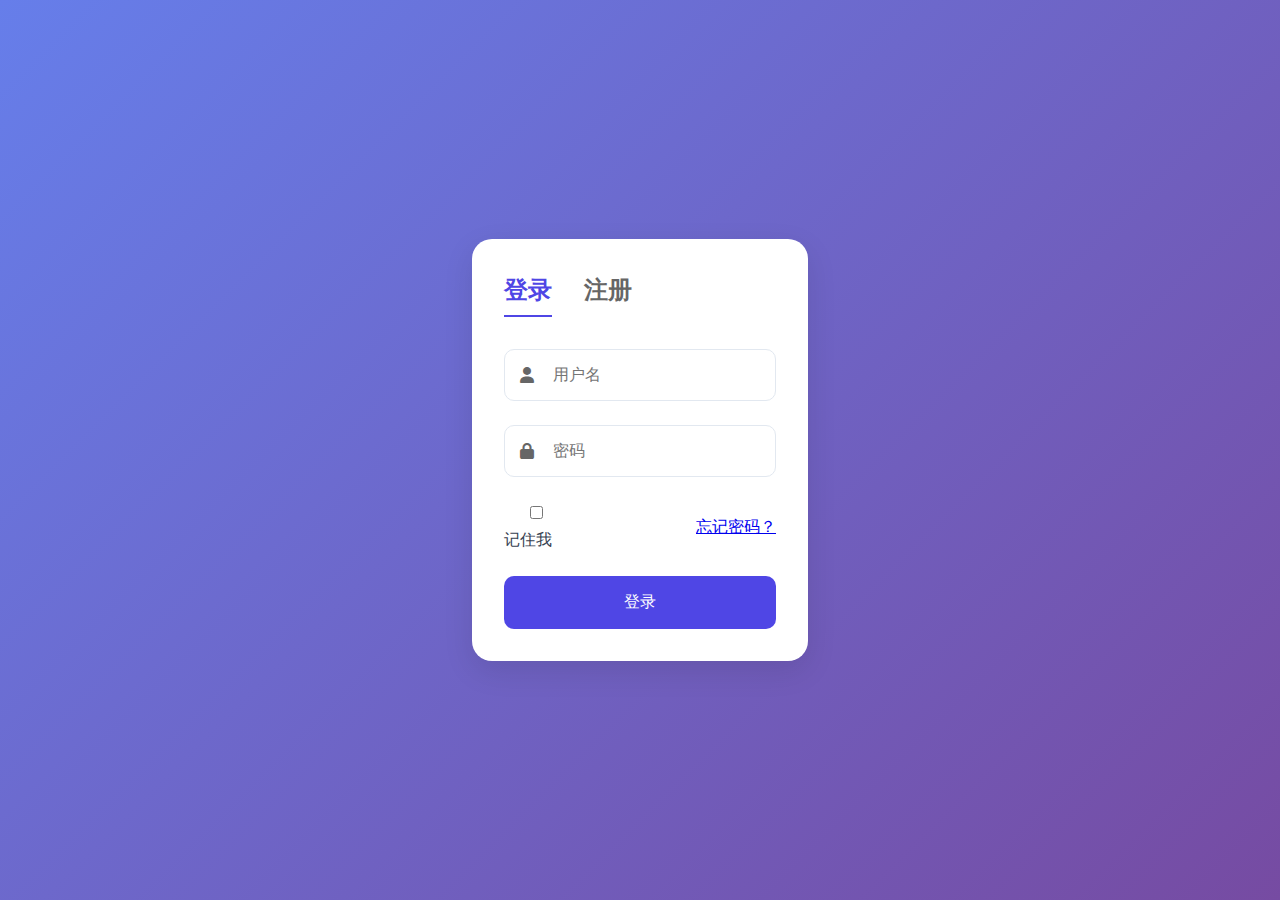
<file: index.html>
<!DOCTYPE html>
<html lang="zh">

<head>
  <meta charset="UTF-8">
  <meta name="viewport" content="width=device-width, initial-scale=1.0">
  <title>小堇的个人网站 - 全栈开发学习者</title>
  <link rel="stylesheet" href="css/style.css">
  <link rel="stylesheet" href="css/index.css">
  <link rel="stylesheet" href="css/game.css">
  <link rel="stylesheet" href="https://cdnjs.cloudflare.com/ajax/libs/font-awesome/6.0.0/css/all.min.css">
  <link href="https://fonts.googleapis.com/css2?family=Poppins:wght@300;400;500;600;700&display=swap" rel="stylesheet">
  <link href="https://unpkg.com/aos@2.3.1/dist/aos.css" rel="stylesheet">
  <script src="https://unpkg.com/aos@2.3.1/dist/aos.js"></script>
</head>

<body>
  <nav class="navbar">
    <div class="nav-left">
      <button class="nav-toggle" aria-label="切换菜单">
        <i class="fas fa-bars"></i>
      </button>
      <div class="nav-brand">小堇的个人网站</div>
    </div>
    <ul class="nav-menu">
      <li><a href="index.html" class="active">首页</a></li>
      <li><a href="about.html">关于我</a></li>
      <li><a href="skills.html">技能</a></li>
      <li><a href="projects.html">项目</a></li>
      <li><a href="blog.html">博客</a></li>
      <li><a href="ai-chat.html">聪明的小堇</a></li>
      <li><a href="contact.html">联系我</a></li>
    </ul>
  </nav>

  <header class="hero-section">
    <div class="hero-content">
      <div class="hero-text" data-aos="fade-right">
        <h1>你好，我是小堇</h1>
        <p class="subtitle">大二在读 · 全栈开发学习者 · 技术探索者</p>
        <p class="description">
          正在计算机科学与技术专业学习，热爱编程，专注于Web全栈开发。
          致力于将创意转化为现实的代码实现。
        </p>
        <div class="hero-buttons">
          <a href="#about" class="primary-btn">了解更多</a>
          <a href="projects.html" class="secondary-btn">查看项目</a>
        </div>
      </div>
      <div class="hero-image" data-aos="fade-left">
        <img src="images/profile.jpg" alt="个人照片">
      </div>
    </div>
  </header>

  <section id="about" class="about-section">
    <div class="container">
      <h2 class="section-title" data-aos="fade-up">关于我</h2>
      <div class="about-content">
        <div class="about-text" data-aos="fade-right">
          <p>我是一名大二在校生，主修计算机科学与技术。在校期间，我积极参与各类技术学习和项目实践，努力提升��己的专业能力。</p>
          <ul class="about-points">
            <li><i class="fas fa-graduation-cap"></i> 就读于XX大学计算机科学与技术专业</li>
            <li><i class="fas fa-code"></i> 自学前端开发一年，后端开发半年</li>
            <li><i class="fas fa-trophy"></i> 参与过校级科技创新项目</li>
            <li><i class="fas fa-users"></i> 校内程序设计协会成员</li>
          </ul>
        </div>
        <div class="about-stats" data-aos="fade-left">
          <div class="stat-item">
            <span class="stat-number">5+</span>
            <span class="stat-label">个人项目</span>
          </div>
          <div class="stat-item">
            <span class="stat-number">3+</span>
            <span class="stat-label">技术领域</span>
          </div>
          <div class="stat-item">
            <span class="stat-number">500+</span>
            <span class="stat-label">学习时长</span>
          </div>
        </div>
      </div>
    </div>
  </section>

  <section class="skills-section">
    <div class="container">
      <h2 class="section-title" data-aos="fade-up">技术栈</h2>
      <div class="skills-content">
        <div class="skill-category" data-aos="fade-up">
          <h3><i class="fas fa-laptop-code"></i> 前端开发</h3>
          <div class="skill-items">
            <div class="skill-item">
              <span>HTML5/CSS3</span>
              <div class="progress-bar">
                <div class="progress" style="width: 85%"></div>
              </div>
            </div>
            <div class="skill-item">
              <span>JavaScript</span>
              <div class="progress-bar">
                <div class="progress" style="width: 80%"></div>
              </div>
            </div>
            <div class="skill-item">
              <span>Vue.js</span>
              <div class="progress-bar">
                <div class="progress" style="width: 75%"></div>
              </div>
            </div>
          </div>
        </div>

        <div class="skill-category" data-aos="fade-up" data-aos-delay="100">
          <h3><i class="fas fa-server"></i> 后端开发</h3>
          <div class="skill-items">
            <div class="skill-item">
              <span>Node.js</span>
              <div class="progress-bar">
                <div class="progress" style="width: 70%"></div>
              </div>
            </div>
            <div class="skill-item">
              <span>Express</span>
              <div class="progress-bar">
                <div class="progress" style="width: 65%"></div>
              </div>
            </div>
            <div class="skill-item">
              <span>MySQL</span>
              <div class="progress-bar">
                <div class="progress" style="width: 60%"></div>
              </div>
            </div>
          </div>
        </div>
      </div>
    </div>
  </section>

  <section class="journey-section">
    <div class="container">
      <h2 class="section-title" data-aos="fade-up">学习历程</h2>
      <div class="timeline">
        <div class="timeline-item" data-aos="fade-right">
          <div class="timeline-content">
            <h3>2023年9月</h3>
            <p>开始系统学习后端开发，接触Node.js和数据库</p>
          </div>
        </div>
        <div class="timeline-item" data-aos="fade-left">
          <div class="timeline-content">
            <h3>2023年3月</h3>
            <p>完成第一个完整的前端项目，掌握Vue.js框架</p>
          </div>
        </div>
        <div class="timeline-item" data-aos="fade-right">
          <div class="timeline-content">
            <h3>2022年9月</h3>
            <p>开始自学Web前端开发，学习HTML、CSS和JavaScript基础</p>
          </div>
        </div>
      </div>
    </div>
  </section>

  <section class="goals-section">
    <div class="container">
      <h2 class="section-title" data-aos="fade-up">未来目标</h2>
      <div class="goals-grid">
        <div class="goal-item" data-aos="fade-up">
          <i class="fas fa-rocket"></i>
          <h3>技术提升</h3>
          <p>深入学习前端框架和后端架构，掌握更多全栈开发技能</p>
        </div>
        <div class="goal-item" data-aos="fade-up" data-aos-delay="100">
          <i class="fas fa-project-diagram"></i>
          <h3>项目经验</h3>
          <p>参与更多实际项目，积累项目开发和团队协作经验</p>
        </div>
        <div class="goal-item" data-aos="fade-up" data-aos-delay="200">
          <i class="fas fa-graduation-cap"></i>
          <h3>继续深造</h3>
          <p>保持学习热情，为未来深造和职业发展打好基础</p>
        </div>
      </div>
    </div>
  </section>

  <footer class="footer">
    <div class="container">
      <div class="footer-content">
        <div class="footer-section">
          <h3>关于小堇</h3>
          <p>一个热爱技术、追求创新的全栈开发者。致力于创造优秀的用户体验和解决方案。</p>
          <div class="footer-social">
            <a href="#" class="social-icon"><i class="fab fa-github"></i></a>
            <a href="#" class="social-icon"><i class="fab fa-linkedin"></i></a>
            <a href="#" class="social-icon"><i class="fab fa-twitter"></i></a>
            <a href="#" class="social-icon"><i class="fab fa-weixin"></i></a>
          </div>
        </div>
        <div class="footer-section">
          <h3>快速链接</h3>
          <ul class="footer-links">
            <li><a href="#home">首页</a></li>
            <li><a href="#about">关于我</a></li>
            <li><a href="#skills">技能</a></li>
            <li><a href="#projects">项目</a></li>
            <li><a href="#blog">博客</a></li>
          </ul>
        </div>
        <div class="footer-section">
          <h3>联系方式</h3>
          <ul class="footer-contact">
            <li><i class="fas fa-envelope"></i> email@example.com</li>
            <li><i class="fas fa-phone"></i> +86 123 4567 8900</li>
            <li><i class="fas fa-map-marker-alt"></i> 中国，北京</li>
          </ul>
        </div>
      </div>
      <div class="footer-bottom">
        <p>&copy; 2024 小堇的个人网站. All rights reserved.</p>
      </div>
    </div>
  </footer>

  <button id="backToTop" class="back-to-top">
    <i class="fas fa-arrow-up"></i>
  </button>

  <script src="js/main.js"></script>
</body>

</html>
</file>
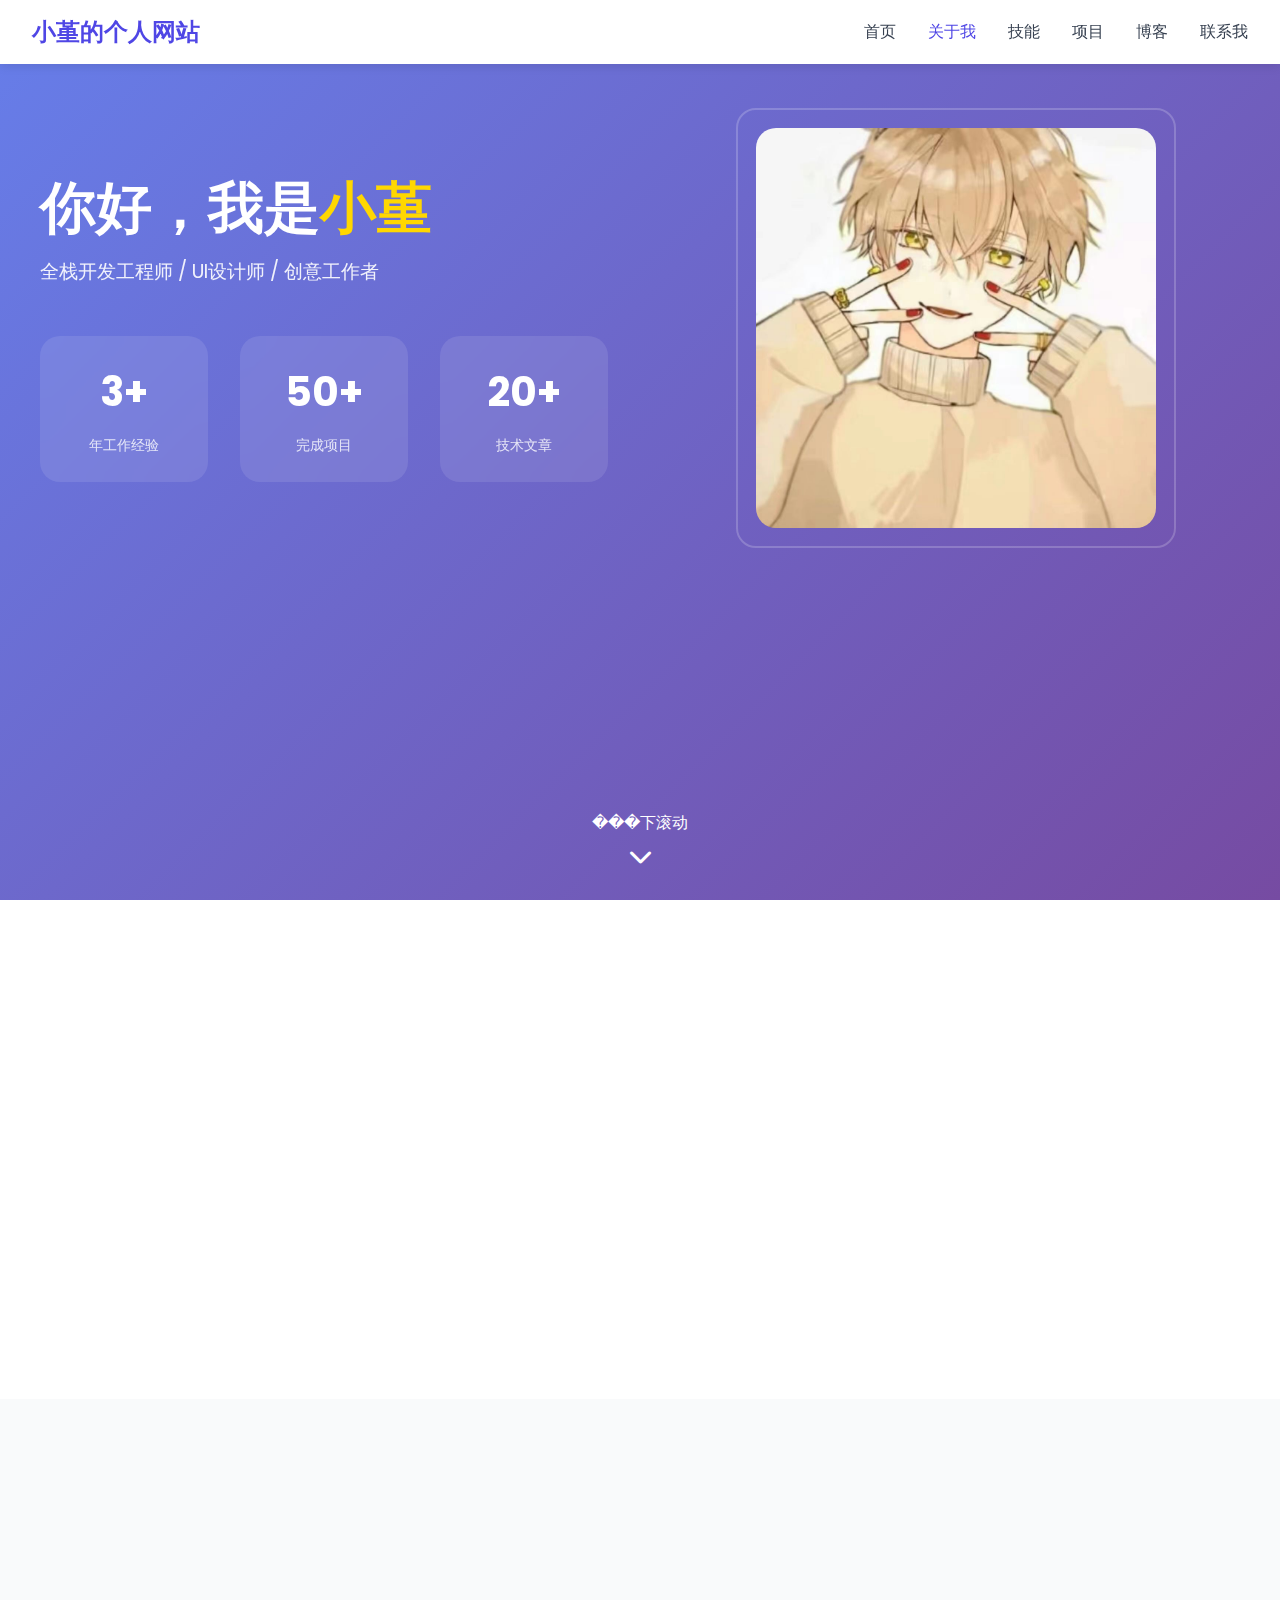
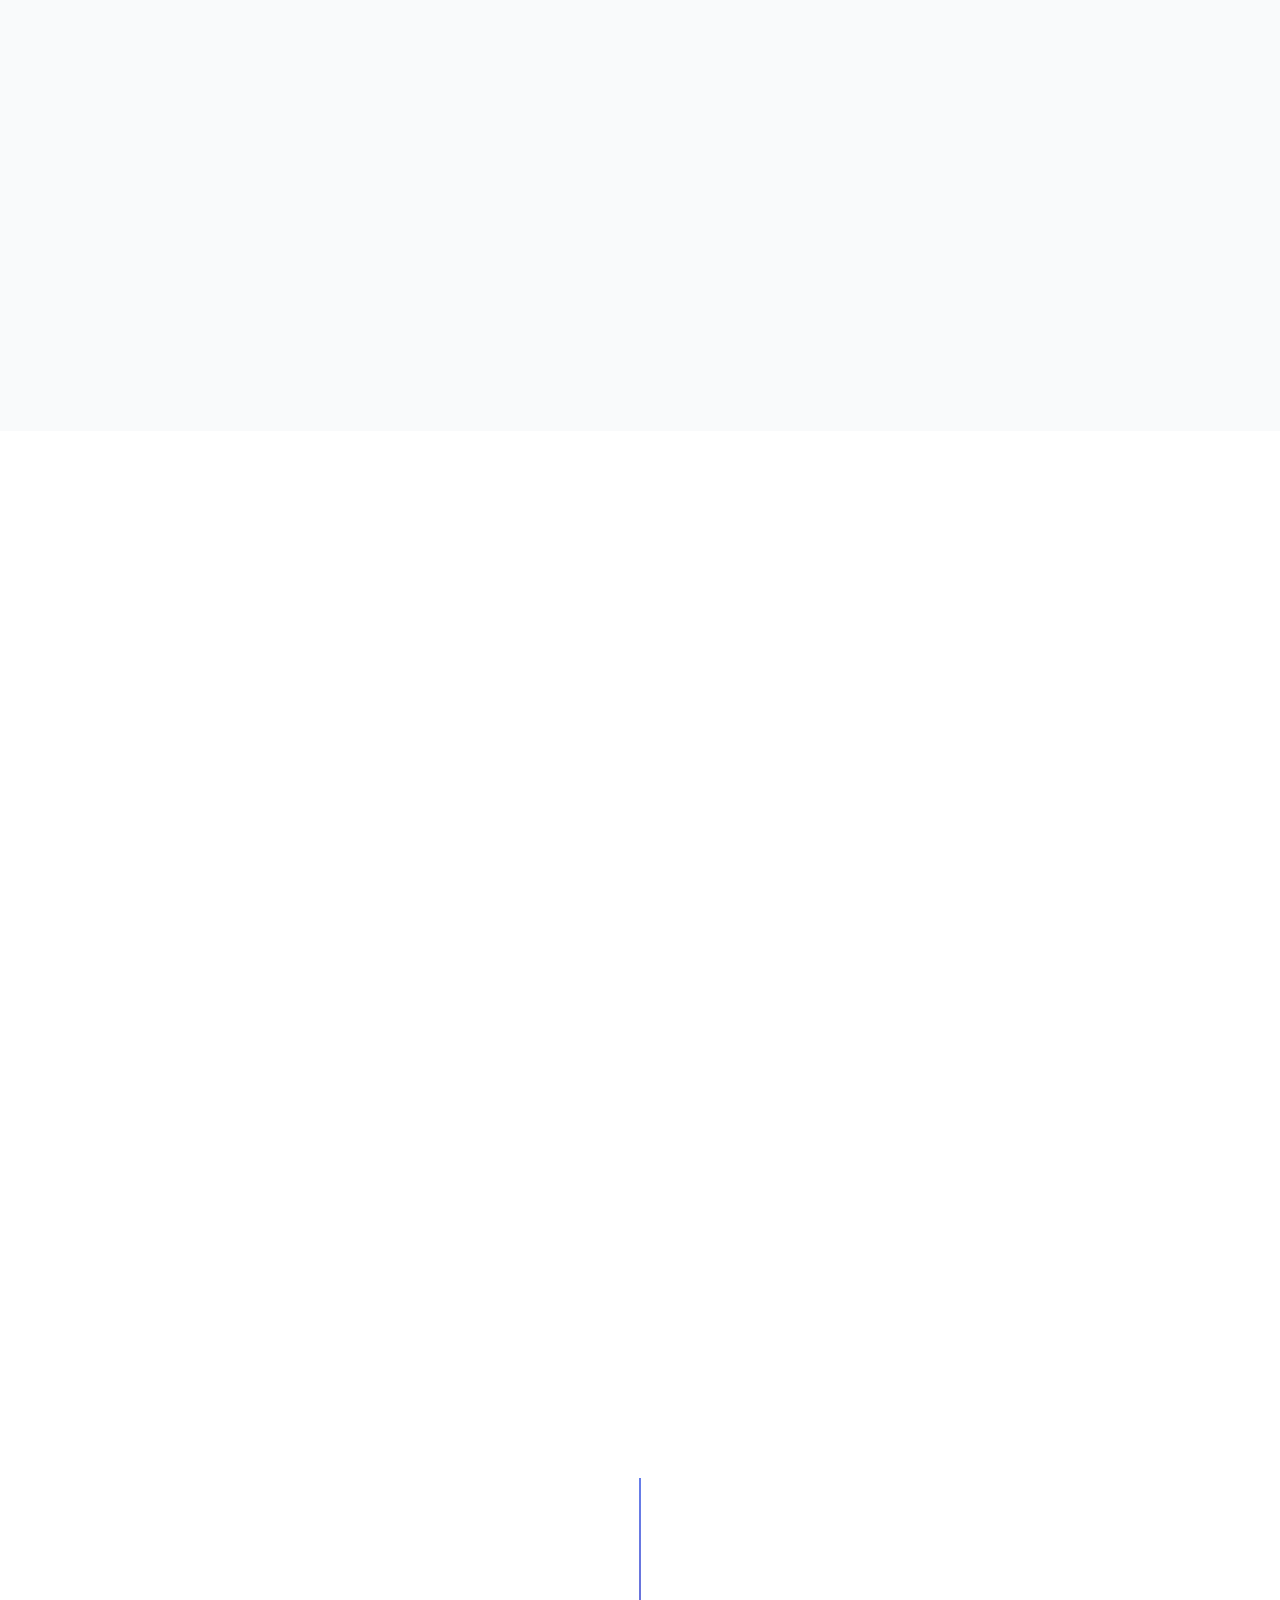
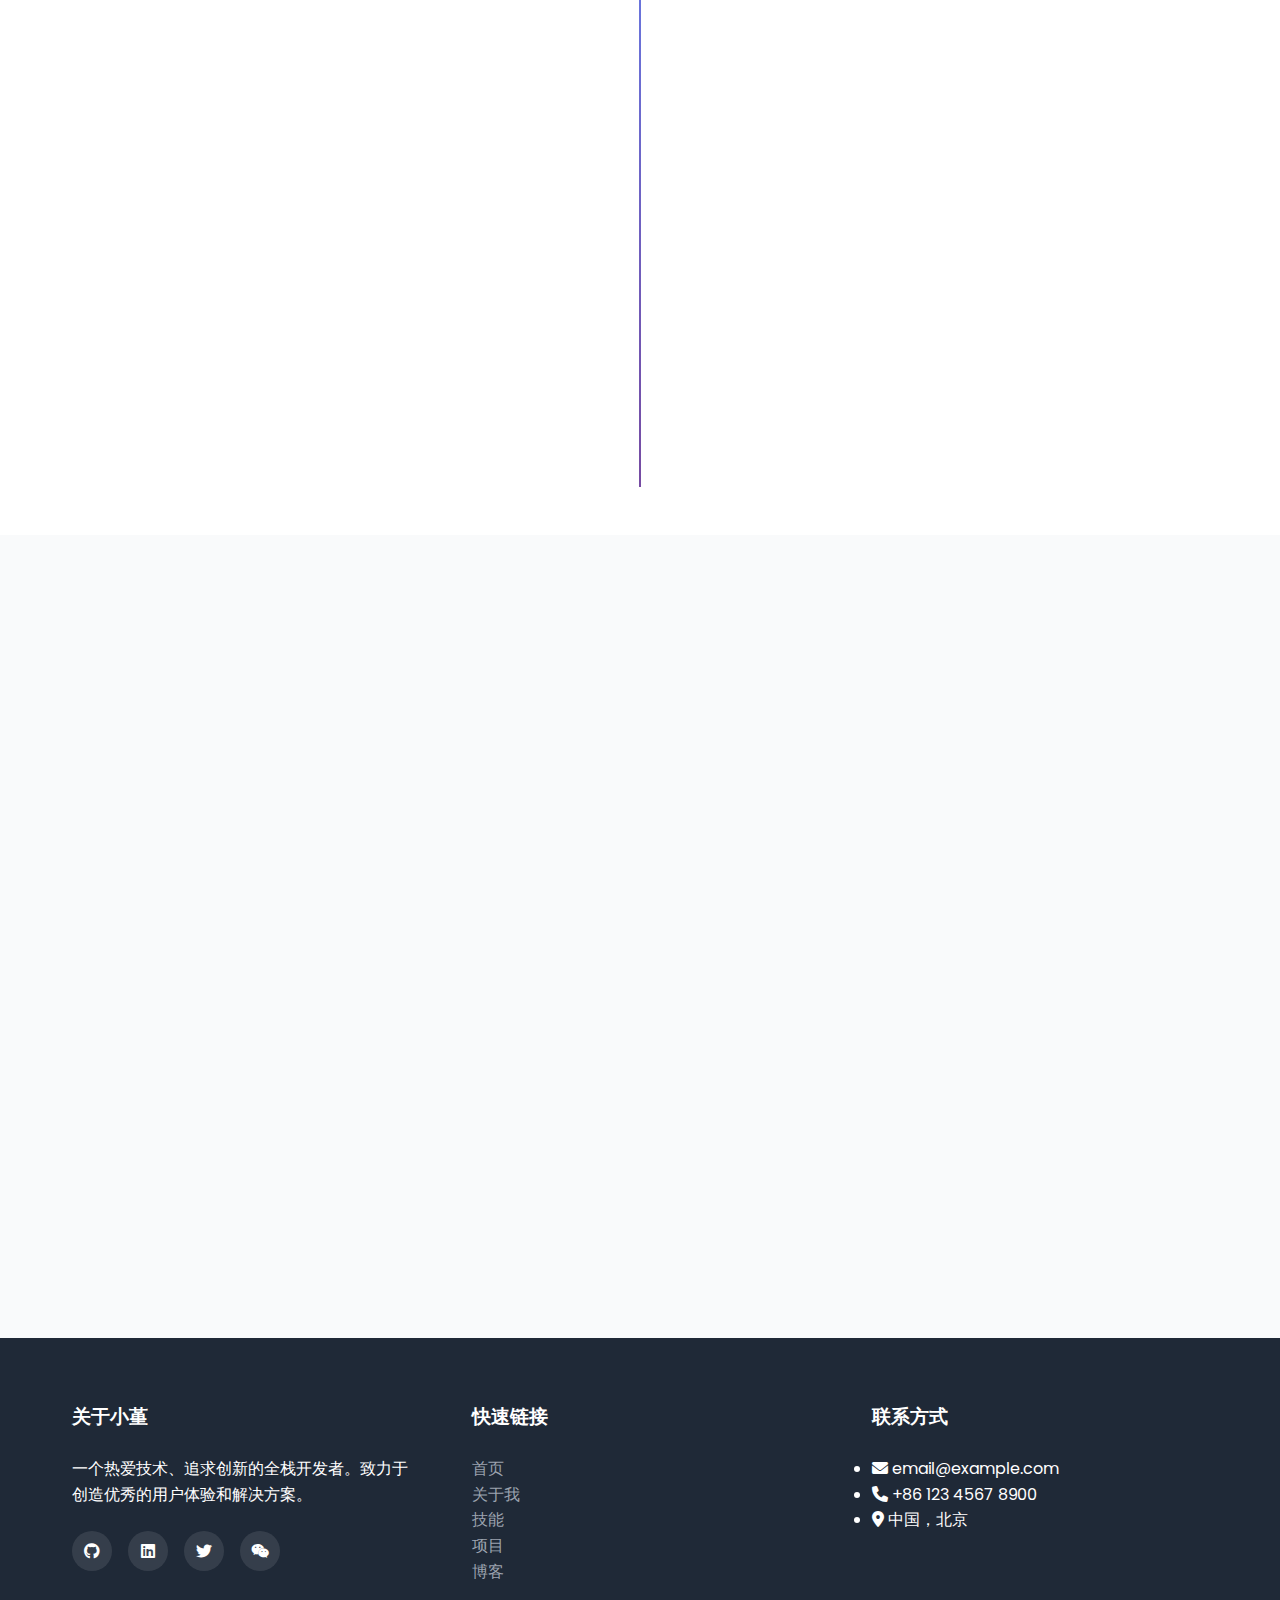
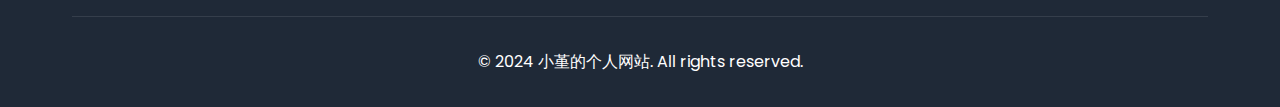
<file: about.html>
<!DOCTYPE html>
<html lang="zh">

<head>
  <meta charset="UTF-8">
  <meta name="viewport" content="width=device-width, initial-scale=1.0">
  <title>关于我 - 小堇的个人网站</title>
  <link rel="stylesheet" href="css/style.css">
  <link rel="stylesheet" href="css/about.css">
  <link rel="stylesheet" href="https://cdnjs.cloudflare.com/ajax/libs/font-awesome/6.0.0/css/all.min.css">
  <link href="https://fonts.googleapis.com/css2?family=Poppins:wght@300;400;500;600;700&display=swap" rel="stylesheet">
  <link href="https://unpkg.com/aos@2.3.1/dist/aos.css" rel="stylesheet">
</head>

<body>
  <nav class="navbar">
    <div class="nav-left">
      <button class="nav-toggle" aria-label="切换菜单">
        <i class="fas fa-bars"></i>
      </button>
      <div class="nav-brand">小堇的个人网站</div>
    </div>
    <ul class="nav-menu">
      <li><a href="index.html">首页</a></li>
      <li><a href="about.html" class="active">关于我</a></li>
      <li><a href="skills.html">技能</a></li>
      <li><a href="projects.html">项目</a></li>
      <li><a href="blog.html">博客</a></li>
      <li><a href="contact.html">联系我</a></li>
    </ul>
  </nav>

  <header class="about-header">
    <div class="header-content">
      <div class="header-text" data-aos="fade-right">
        <h1>你好，我是<span class="highlight">小堇</span></h1>
        <p class="subtitle">全栈开发工程师 / UI设计师 / 创意工作者</p>
        <div class="header-stats">
          <div class="stat-item">
            <span class="stat-number">3+</span>
            <span class="stat-label">年工作经验</span>
          </div>
          <div class="stat-item">
            <span class="stat-number">50+</span>
            <span class="stat-label">完成项目</span>
          </div>
          <div class="stat-item">
            <span class="stat-number">20+</span>
            <span class="stat-label">技术文章</span>
          </div>
        </div>
      </div>
      <div class="header-image" data-aos="fade-left">
        <div class="image-container">
          <img src="images/profile.jpg" alt="小堇">
          <div class="image-decoration"></div>
        </div>
      </div>
    </div>
    <div class="scroll-indicator">
      <span>���下滚动</span>
      <i class="fas fa-chevron-down"></i>
    </div>
  </header>

  <main class="about-content">
    <section class="story-section">
      <div class="container">
        <h2 class="section-title" data-aos="fade-up">我的故事</h2>
        <div class="story-grid">
          <div class="story-text" data-aos="fade-right">
            <p>作为一名充满激情的开发者，我始终保持对新技术的好奇心和学习热情。在过去的三年里，我参与了多个大型项目的开发，涵盖从前端到后端的各个领域。</p>
            <p>我相信技术不仅仅是工具，更是实现创意和解决问题的媒介。我热衷于创造优秀的用户体验，并且善于将复杂的技术问题转化为简单的解决方案。</p>
          </div>
          <div class="story-quote" data-aos="fade-left">
            <blockquote>
              "代码不仅是实现功能的工具，更是艺术创作的媒介。"
            </blockquote>
          </div>
        </div>
      </div>
    </section>

    <section class="skills-section">
      <div class="container">
        <h2 class="section-title" data-aos="fade-up">专业技能</h2>
        <div class="skills-grid">
          <div class="skill-category" data-aos="zoom-in" data-aos-delay="100">
            <div class="skill-header">
              <i class="fas fa-code"></i>
              <h3>前端开发</h3>
            </div>
            <div class="skill-meter">
              <div class="meter-fill" style="width: 90%"></div>
            </div>
            <ul class="skill-list">
              <li><i class="fas fa-check"></i>HTML5/CSS3</li>
              <li><i class="fas fa-check"></i>JavaScript/TypeScript</li>
              <li><i class="fas fa-check"></i>React/Vue</li>
              <li><i class="fas fa-check"></i>响应式设计</li>
            </ul>
          </div>

          <div class="skill-category" data-aos="zoom-in" data-aos-delay="200">
            <div class="skill-header">
              <i class="fas fa-server"></i>
              <h3>后端开发</h3>
            </div>
            <div class="skill-meter">
              <div class="meter-fill" style="width: 85%"></div>
            </div>
            <ul class="skill-list">
              <li><i class="fas fa-check"></i>Node.js/Express</li>
              <li><i class="fas fa-check"></i>Python/Django</li>
              <li><i class="fas fa-check"></i>数据库设计</li>
              <li><i class="fas fa-check"></i>API开发</li>
            </ul>
          </div>

          <div class="skill-category" data-aos="zoom-in" data-aos-delay="300">
            <div class="skill-header">
              <i class="fas fa-paint-brush"></i>
              <h3>UI/UX设计</h3>
            </div>
            <div class="skill-meter">
              <div class="meter-fill" style="width: 80%"></div>
            </div>
            <ul class="skill-list">
              <li><i class="fas fa-check"></i>Figma/Sketch</li>
              <li><i class="fas fa-check"></i>用户体验设计</li>
              <li><i class="fas fa-check"></i>原型设计</li>
              <li><i class="fas fa-check"></i>交互设计</li>
            </ul>
          </div>
        </div>
      </div>
    </section>

    <section class="journey-section">
      <div class="container">
        <h2 class="section-title" data-aos="fade-up">职业历程</h2>
        <div class="journey-timeline">
          <div class="journey-item" data-aos="fade-up">
            <div class="journey-date">2024 - 现在</div>
            <div class="journey-content">
              <h3>高级全栈开发工程师</h3>
              <p>负责公司核心产品的开发和架构设计，带领团队完成多个重要项目。专注于性能优化和用户体验提升。</p>
              <div class="journey-tags">
                <span>团队管理</span>
                <span>架构设计</span>
                <span>技术创新</span>
              </div>
            </div>
          </div>
          <!-- 更多职业经历... -->
        </div>
      </div>
    </section>

    <section class="achievements-section">
      <div class="container">
        <h2 class="section-title" data-aos="fade-up">个人成就</h2>
        <div class="achievements-grid">
          <div class="achievement-card" data-aos="zoom-in">
            <div class="achievement-icon">
              <i class="fas fa-trophy"></i>
            </div>
            <h3>最佳开发者</h3>
            <p>2023年度公司最佳开发者奖</p>
          </div>
          <div class="achievement-card" data-aos="zoom-in" data-aos-delay="100">
            <div class="achievement-icon">
              <i class="fas fa-certificate"></i>
            </div>
            <h3>技术认证</h3>
            <p>AWS认证解决方案架构师</p>
          </div>
          <div class="achievement-card" data-aos="zoom-in" data-aos-delay="200">
            <div class="achievement-icon">
              <i class="fas fa-users"></i>
            </div>
            <h3>团队领导</h3>
            <p>带领10人团队完成核心项目</p>
          </div>
        </div>
      </div>
    </section>

    <section class="education-section">
      <div class="container">
        <h2 class="section-title" data-aos="fade-up">教育背景</h2>
        <div class="education-timeline">
          <div class="timeline-item" data-aos="fade-up">
            <div class="timeline-dot"></div>
            <div class="timeline-content">
              <h3>计算机科学硕士</h3>
              <p class="timeline-date">2020 - 2022</p>
              <p class="timeline-school">北京大学</p>
              <ul class="timeline-details">
                <li>主修人工智能与机器学习</li>
                <li>GPA: 3.8/4.0</li>
                <li>发表2篇学术论文</li>
              </ul>
            </div>
          </div>
          <div class="timeline-item" data-aos="fade-up" data-aos-delay="100">
            <div class="timeline-dot"></div>
            <div class="timeline-content">
              <h3>计算机科学学士</h3>
              <p class="timeline-date">2016 - 2020</p>
              <p class="timeline-school">清华大学</p>
              <ul class="timeline-details">
                <li>主修软件工程</li>
                <li>获得优秀毕业生称号</li>
                <li>多次获得奖学金</li>
              </ul>
            </div>
          </div>
        </div>
      </div>
    </section>

    <section class="interests-section">
      <div class="container">
        <h2 class="section-title" data-aos="fade-up">兴趣爱好</h2>
        <div class="interests-grid">
          <div class="interest-card" data-aos="flip-left">
            <div class="interest-icon">
              <i class="fas fa-camera"></i>
            </div>
            <h3>摄影</h3>
            <p>喜欢用镜头记录生活中的美好瞬间，专注于风光和人文摄影。</p>
            <div class="interest-gallery">
              <img src="images/photo2.jpg" alt="雨后向日葵">
              <img src="images/photo1.jpg" alt="粉色玫瑰特写">
            </div>
          </div>
          <div class="interest-card" data-aos="flip-left" data-aos-delay="100">
            <div class="interest-icon">
              <i class="fas fa-book"></i>
            </div>
            <h3>阅读</h3>
            <p>热爱技术类书籍和科幻小说，每月至少阅读两本书。</p>
            <div class="reading-list">
              <span>最近在读：</span>
              <ul>
                <li>《深入理解计算机系统》</li>
                <li>《三体》</li>
              </ul>
            </div>
          </div>
        </div>
      </div>
    </section>
  </main>

  <footer class="footer">
    <div class="container">
      <div class="footer-content">
        <div class="footer-section">
          <h3>关于小堇</h3>
          <p>一个热爱技术、追求创新的全栈开发者。致力于创造优秀的用户体验和解决方案。</p>
          <div class="footer-social">
            <a href="#" class="social-icon"><i class="fab fa-github"></i></a>
            <a href="#" class="social-icon"><i class="fab fa-linkedin"></i></a>
            <a href="#" class="social-icon"><i class="fab fa-twitter"></i></a>
            <a href="#" class="social-icon"><i class="fab fa-weixin"></i></a>
          </div>
        </div>
        <div class="footer-section">
          <h3>快速链接</h3>
          <ul class="footer-links">
            <li><a href="index.html">首页</a></li>
            <li><a href="about.html">关于我</a></li>
            <li><a href="skills.html">技能</a></li>
            <li><a href="projects.html">项目</a></li>
            <li><a href="blog.html">博客</a></li>
          </ul>
        </div>
        <div class="footer-section">
          <h3>联系方式</h3>
          <ul class="footer-contact">
            <li><i class="fas fa-envelope"></i> email@example.com</li>
            <li><i class="fas fa-phone"></i> +86 123 4567 8900</li>
            <li><i class="fas fa-map-marker-alt"></i> 中国，北京</li>
          </ul>
        </div>
      </div>
      <div class="footer-bottom">
        <p>&copy; 2024 小堇的个人网站. All rights reserved.</p>
      </div>
    </div>
  </footer>

  <script src="https://unpkg.com/aos@2.3.1/dist/aos.js"></script>
  <script src="js/nav.js"></script>
  <script src="js/about.js"></script>
</body>

</html>
</file>
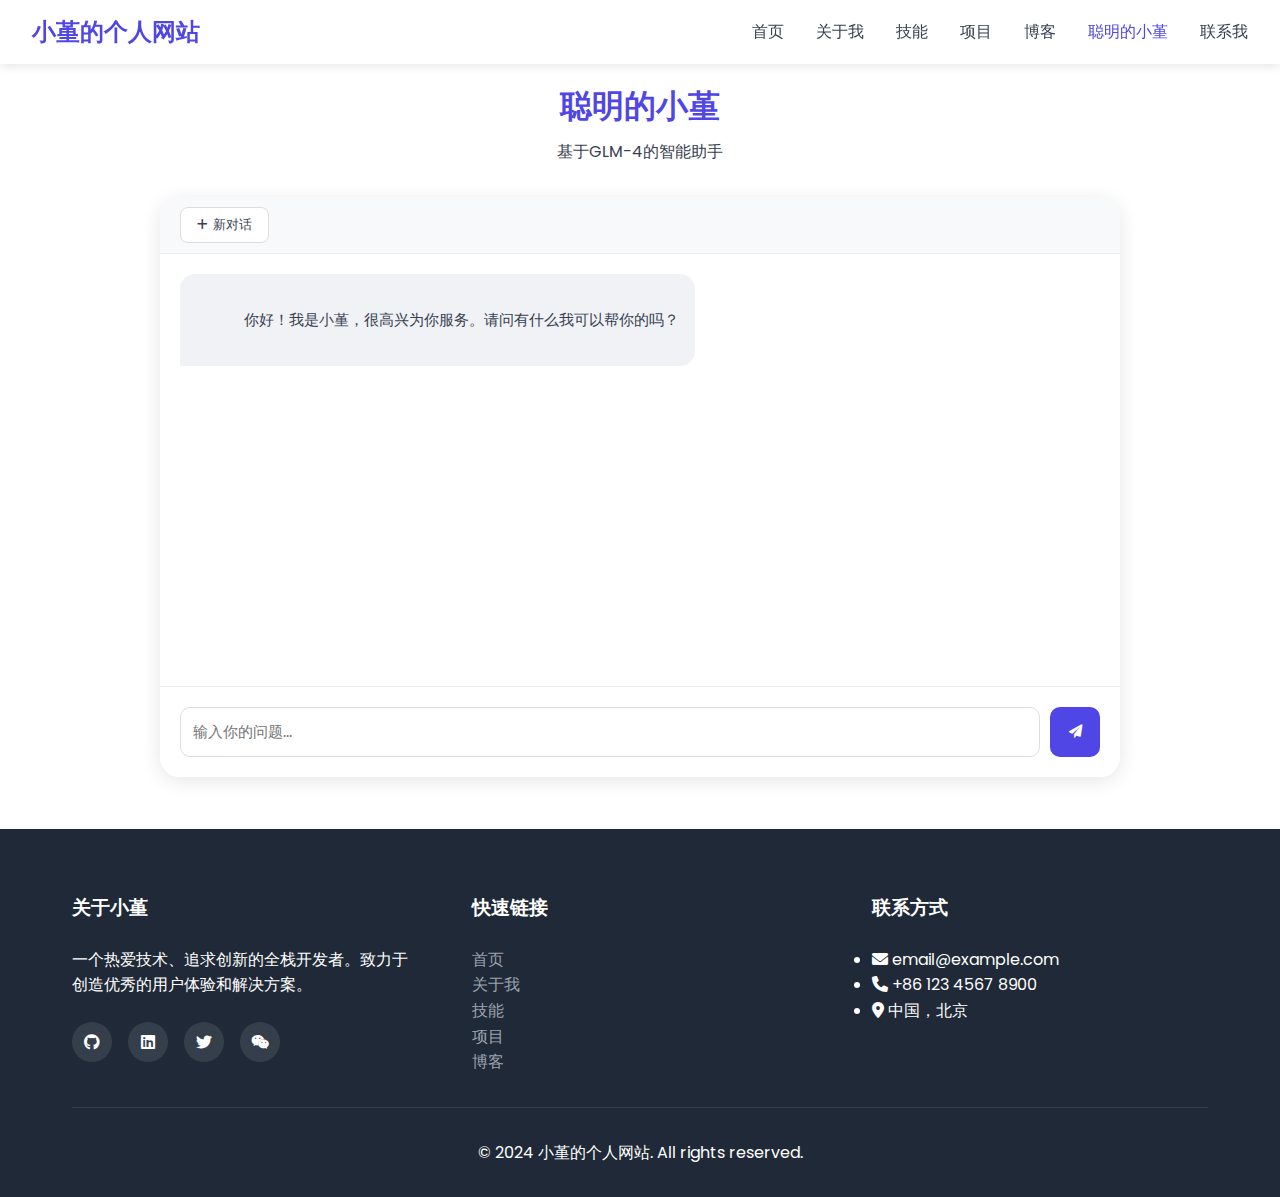
<file: ai-chat.html>
<!DOCTYPE html>
<html lang="zh">

<head>
  <meta charset="UTF-8">
  <meta name="viewport" content="width=device-width, initial-scale=1.0">
  <title>聪明的小堇 - AI助手</title>
  <link rel="stylesheet" href="css/style.css">
  <link rel="stylesheet" href="css/ai-chat.css">
  <link rel="stylesheet" href="https://cdnjs.cloudflare.com/ajax/libs/font-awesome/6.0.0/css/all.min.css">
  <link href="https://fonts.googleapis.com/css2?family=Poppins:wght@300;400;500;600;700&display=swap" rel="stylesheet">
</head>

<body>
  <!-- 导航栏 -->
  <nav class="navbar">
    <div class="nav-brand">小堇的个人网站</div>
    <div class="nav-toggle">
      <i class="fas fa-bars"></i>
    </div>
    <ul class="nav-menu">
      <li><a href="index.html">首页</a></li>
      <li><a href="about.html">关于我</a></li>
      <li><a href="skills.html">技能</a></li>
      <li><a href="projects.html">项目</a></li>
      <li><a href="blog.html">博客</a></li>
      <li><a href="ai-chat.html" class="active">聪明的小堇</a></li>
      <li><a href="contact.html">联系我</a></li>
    </ul>
  </nav>

  <!-- 聊天界面 -->
  <main class="chat-container">
    <div class="chat-header">
      <h1>聪明的小堇</h1>
      <p>基于GLM-4的智能助手</p>
    </div>

    <div class="chat-box">
      <div class="chat-toolbar">
        <button id="newChatBtn" class="toolbar-btn">
          <i class="fas fa-plus"></i> 新对话
        </button>
      </div>

      <div class="chat-messages" id="chatMessages">
        <!-- 消息将在这里动态添加 -->
        <div class="message assistant">
          <div class="message-content">
            你好！我是小堇，很高兴为你服务。请问有什么我可以帮你的吗？
          </div>
        </div>
      </div>

      <div class="chat-input">
        <textarea id="userInput" placeholder="输入你的问题..." rows="1"></textarea>
        <button id="sendButton">
          <i class="fas fa-paper-plane"></i>
        </button>
      </div>
    </div>
  </main>

  <!-- 页脚 -->
  <footer class="footer">
    <div class="container">
      <div class="footer-content">
        <div class="footer-section">
          <h3>关于小堇</h3>
          <p>一个热爱技术、追求创新的全栈开发者。致力于创造优秀的用户体验和解决方案。</p>
          <div class="footer-social">
            <a href="#" class="social-icon"><i class="fab fa-github"></i></a>
            <a href="#" class="social-icon"><i class="fab fa-linkedin"></i></a>
            <a href="#" class="social-icon"><i class="fab fa-twitter"></i></a>
            <a href="#" class="social-icon"><i class="fab fa-weixin"></i></a>
          </div>
        </div>
        <div class="footer-section">
          <h3>快速链接</h3>
          <ul class="footer-links">
            <li><a href="index.html">首页</a></li>
            <li><a href="about.html">关于我</a></li>
            <li><a href="skills.html">技能</a></li>
            <li><a href="projects.html">项目</a></li>
            <li><a href="blog.html">博客</a></li>
          </ul>
        </div>
        <div class="footer-section">
          <h3>联系方式</h3>
          <ul class="footer-contact">
            <li><i class="fas fa-envelope"></i> email@example.com</li>
            <li><i class="fas fa-phone"></i> +86 123 4567 8900</li>
            <li><i class="fas fa-map-marker-alt"></i> 中国，北京</li>
          </ul>
        </div>
      </div>
      <div class="footer-bottom">
        <p>&copy; 2024 小堇的个人网站. All rights reserved.</p>
      </div>
    </div>
  </footer>

  <script src="js/nav.js"></script>
  <script src="js/ai-chat.js"></script>
</body>

</html>
</file>
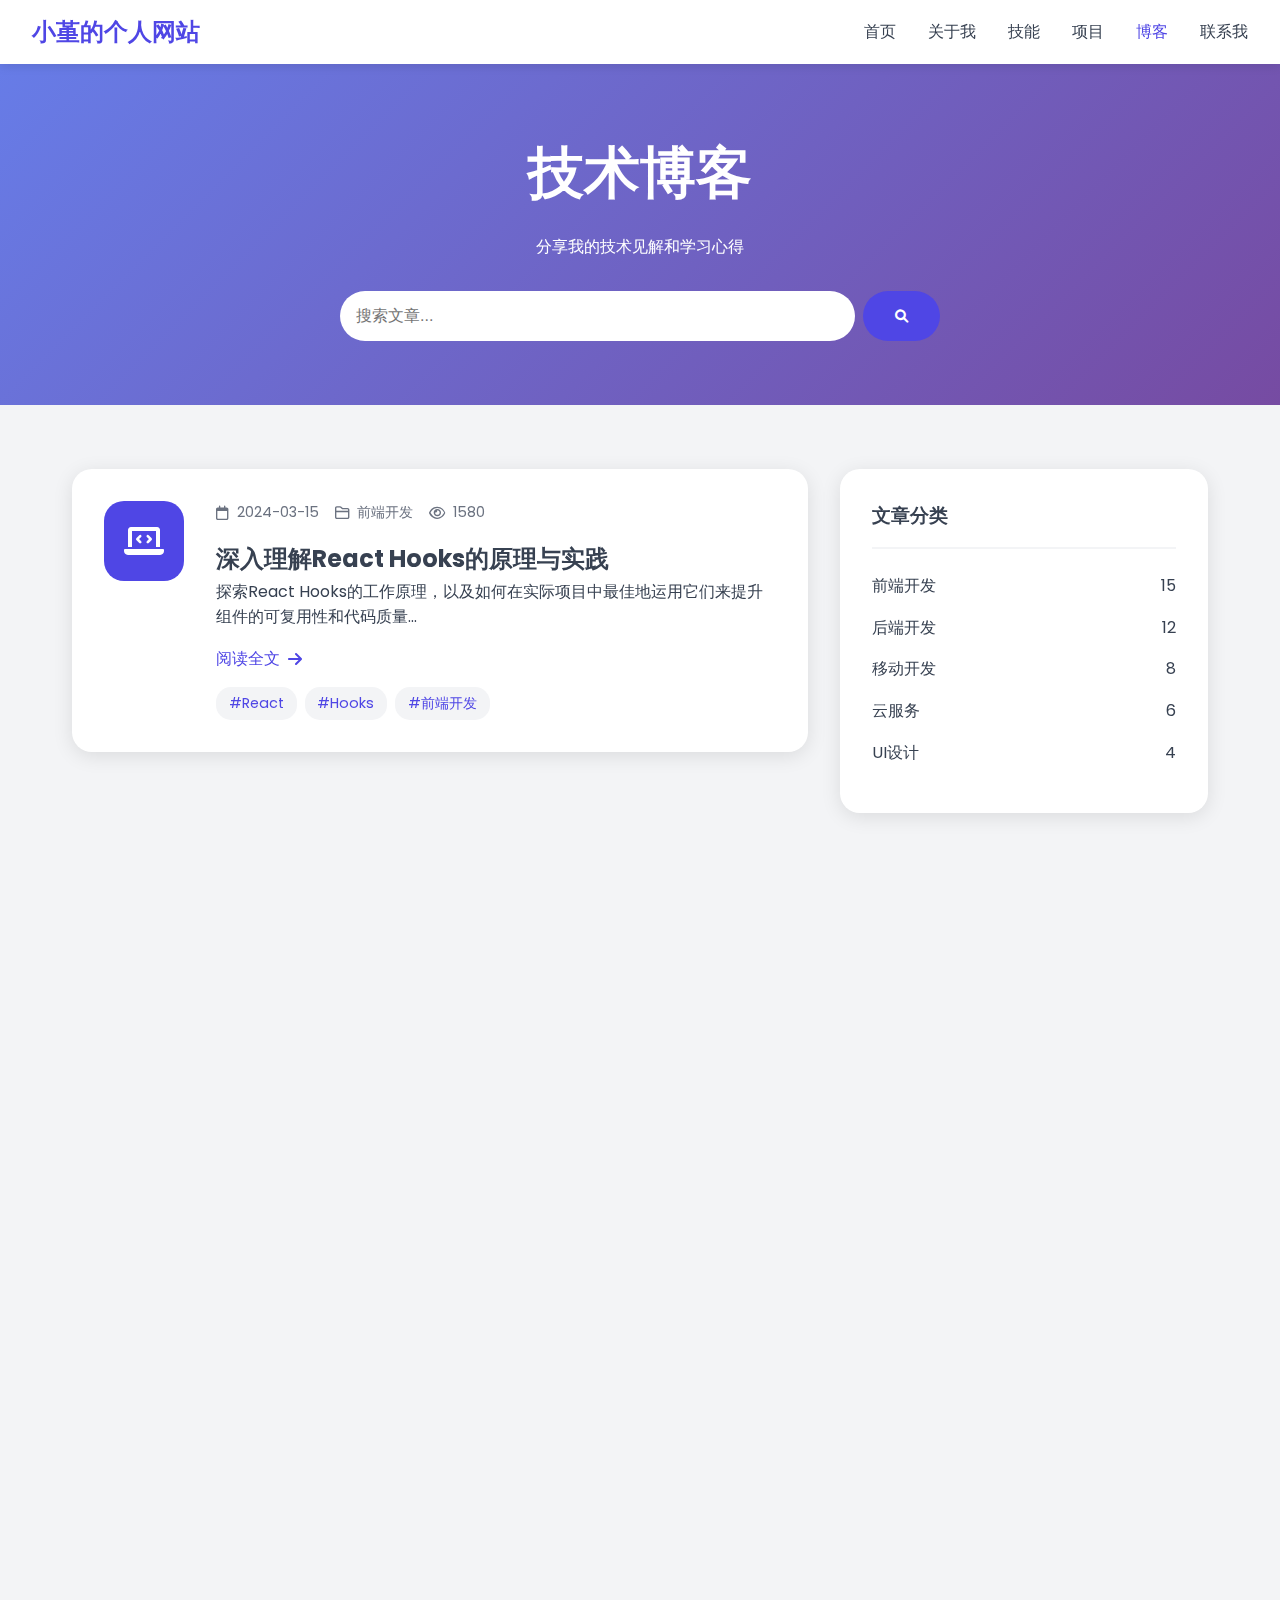
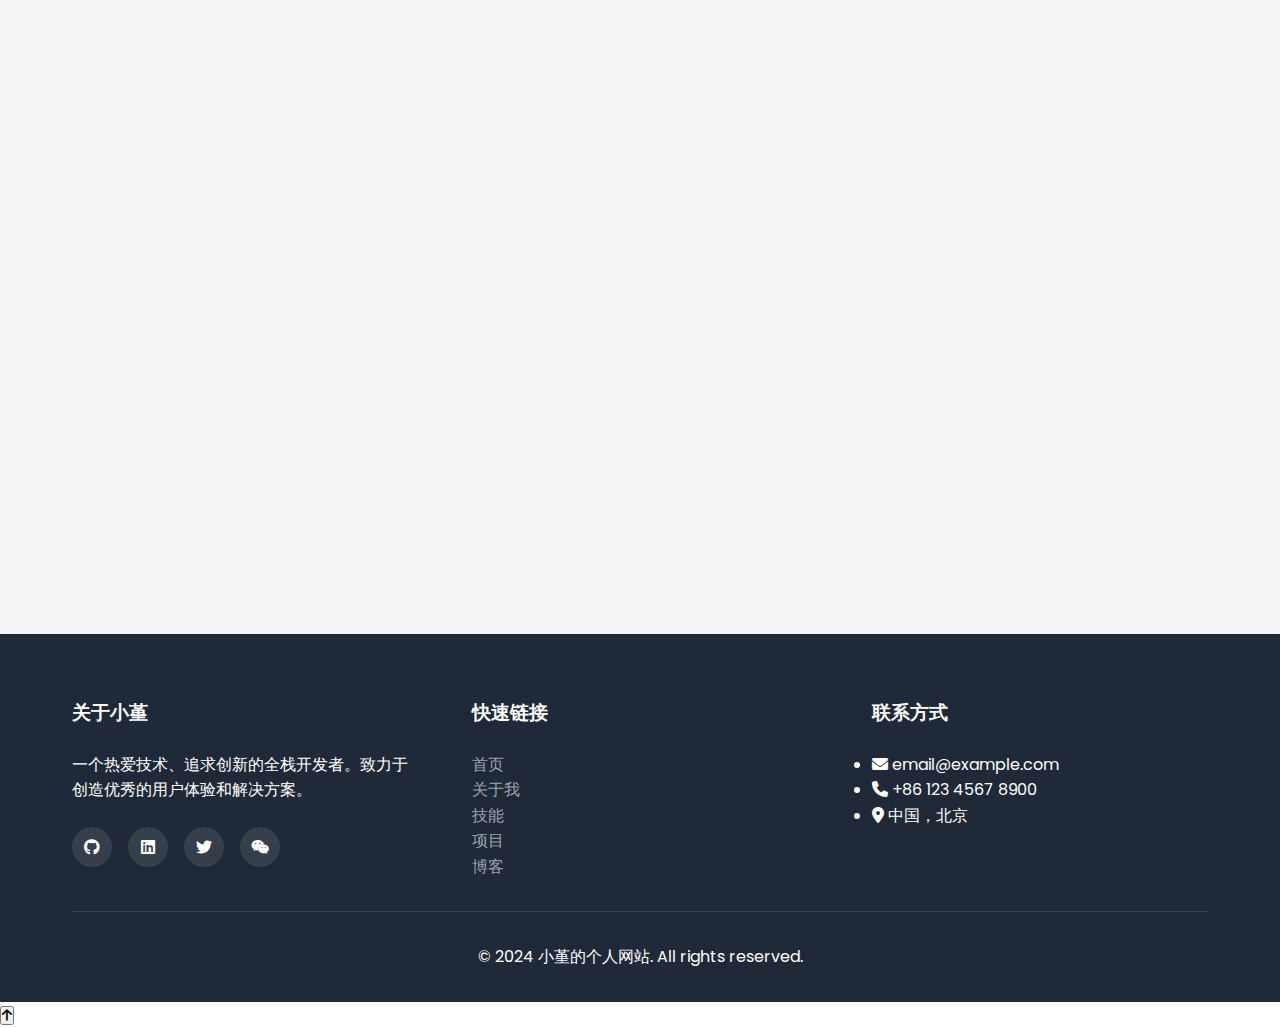
<file: blog.html>
<!DOCTYPE html>
<html lang="zh">

<head>
  <meta charset="UTF-8">
  <meta name="viewport" content="width=device-width, initial-scale=1.0">
  <title>博客 - 小堇的个人网站</title>
  <link rel="stylesheet" href="css/style.css">
  <link rel="stylesheet" href="css/blog.css">
  <link rel="stylesheet" href="https://cdnjs.cloudflare.com/ajax/libs/font-awesome/6.0.0/css/all.min.css">
  <link href="https://fonts.googleapis.com/css2?family=Poppins:wght@300;400;500;600;700&display=swap" rel="stylesheet">
  <link href="https://unpkg.com/aos@2.3.1/dist/aos.css" rel="stylesheet">
  <script src="https://unpkg.com/aos@2.3.1/dist/aos.js"></script>
</head>

<body>
  <!-- 导航栏 -->
  <nav class="navbar">
    <div class="nav-brand">小堇的个人网站</div>
    <div class="nav-toggle">
      <i class="fas fa-bars"></i>
    </div>
    <ul class="nav-menu">
      <li><a href="index.html">首页</a></li>
      <li><a href="about.html">关于我</a></li>
      <li><a href="skills.html">技能</a></li>
      <li><a href="projects.html">项目</a></li>
      <li><a href="blog.html" class="active">博客</a></li>
      <li><a href="contact.html">联系我</a></li>
    </ul>
  </nav>

  <!-- 博客头部 -->
  <header class="blog-header">
    <div class="header-content">
      <h1 data-aos="fade-up">技术博客</h1>
      <p class="subtitle" data-aos="fade-up" data-aos-delay="100">分享我的技术见解和学习心得</p>
      <div class="search-bar" data-aos="fade-up" data-aos-delay="200">
        <input type="text" placeholder="搜索文章...">
        <button><i class="fas fa-search"></i></button>
      </div>
    </div>
  </header>

  <main class="blog-content">
    <div class="container">
      <div class="content-wrapper">
        <!-- 文章列表部分 -->
        <div class="articles-section">
          <!-- 特色文章 -->
          <article class="featured-article" data-aos="fade-up">
            <div class="article-icon">
              <i class="fas fa-laptop-code"></i>
            </div>
            <div class="article-content">
              <div class="article-meta">
                <span><i class="far fa-calendar"></i> 2024-03-15</span>
                <span><i class="far fa-folder"></i> 前端开发</span>
                <span><i class="far fa-eye"></i> 1580</span>
              </div>
              <h2>深入理解React Hooks的原理与实践</h2>
              <p>探索React Hooks的工作原理，以及如何在实际项目中最佳地运用它们来提升组件的可复用性和代码质量...</p>
              <a href="#" class="read-more">阅读全文 <i class="fas fa-arrow-right"></i></a>
              <div class="article-tags">
                <span>#React</span>
                <span>#Hooks</span>
                <span>#前端开发</span>
              </div>
            </div>
          </article>

          <!-- 普通文章列表 -->
          <div class="articles-grid">
            <!-- 文章1 -->
            <article class="article-card" data-aos="fade-up">
              <div class="article-icon">
                <i class="fas fa-database"></i>
              </div>
              <div class="article-meta">
                <span><i class="far fa-calendar"></i> 2024-03-10</span>
                <span><i class="far fa-folder"></i> 后端开发</span>
              </div>
              <h3>MongoDB性能优化实战指南</h3>
              <p>分享在处理大规模数据时的MongoDB优化经验，包括索引策略、查询优化和服务器配置等关键点...</p>
              <a href="#" class="read-more">阅读全文 <i class="fas fa-arrow-right"></i></a>
              <div class="article-tags">
                <span>#MongoDB</span>
                <span>#性能优化</span>
              </div>
            </article>

            <!-- 文章2 -->
            <article class="article-card" data-aos="fade-up" data-aos-delay="100">
              <div class="article-icon">
                <i class="fas fa-mobile-alt"></i>
              </div>
              <div class="article-meta">
                <span><i class="far fa-calendar"></i> 2024-03-05</span>
                <span><i class="far fa-folder"></i> 移动开发</span>
              </div>
              <h3>Flutter状态管理最佳实践</h3>
              <p>对比Flutter各种状态管理方案的优劣，并结合实际项目经验，推荐最适合的状态管理方案...</p>
              <a href="#" class="read-more">阅读全文 <i class="fas fa-arrow-right"></i></a>
              <div class="article-tags">
                <span>#Flutter</span>
                <span>#状态管理</span>
              </div>
            </article>

            <!-- 文章3 -->
            <article class="article-card" data-aos="fade-up" data-aos-delay="200">
              <div class="article-icon">
                <i class="fas fa-cloud"></i>
              </div>
              <div class="article-meta">
                <span><i class="far fa-calendar"></i> 2024-02-28</span>
                <span><i class="far fa-folder"></i> 云服务</span>
              </div>
              <h3>Docker容器化部署实践</h3>
              <p>详解如何使用Docker构建高可用的微服务架构，包括容器编排、服务发现和负载均衡等核心概念...</p>
              <a href="#" class="read-more">阅读全文 <i class="fas fa-arrow-right"></i></a>
              <div class="article-tags">
                <span>#Docker</span>
                <span>#微服务</span>
              </div>
            </article>

            <!-- 文章4 -->
            <article class="article-card" data-aos="fade-up" data-aos-delay="300">
              <div class="article-icon">
                <i class="fas fa-code-branch"></i>
              </div>
              <div class="article-meta">
                <span><i class="far fa-calendar"></i> 2024-02-20</span>
                <span><i class="far fa-folder"></i> 开发工具</span>
              </div>
              <h3>Git工作流最佳实践</h3>
              <p>探讨团队协作中的Git分支策略、代码审查流程，以及如何处理合并冲突等实际问题...</p>
              <a href="#" class="read-more">阅读全文 <i class="fas fa-arrow-right"></i></a>
              <div class="article-tags">
                <span>#Git</span>
                <span>#团队协作</span>
                <span>#版本控制</span>
              </div>
            </article>

            <!-- 文章5 -->
            <article class="article-card" data-aos="fade-up" data-aos-delay="400">
              <div class="article-icon">
                <i class="fas fa-shield-alt"></i>
              </div>
              <div class="article-meta">
                <span><i class="far fa-calendar"></i> 2024-02-15</span>
                <span><i class="far fa-folder"></i> 网络安全</span>
              </div>
              <h3>Web应用安全防护指南</h3>
              <p>详细介绍常见的Web安全漏洞，包括XSS、CSRF、SQL注入等，并提供相应的防护措施和最佳实践...</p>
              <a href="#" class="read-more">阅读全文 <i class="fas fa-arrow-right"></i></a>
              <div class="article-tags">
                <span>#安全</span>
                <span>#Web</span>
                <span>#最佳实践</span>
              </div>
            </article>

            <!-- 文章6 -->
            <article class="article-card" data-aos="fade-up" data-aos-delay="500">
              <div class="article-icon">
                <i class="fas fa-tachometer-alt"></i>
              </div>
              <div class="article-meta">
                <span><i class="far fa-calendar"></i> 2024-02-10</span>
                <span><i class="far fa-folder"></i> 性能优化</span>
              </div>
              <h3>前端性能优化实战指南</h3>
              <p>从加载速度、运行时性能、用户体验等多个维度，探讨前端应用的性能优化策略和实践方法...</p>
              <a href="#" class="read-more">阅读全文 <i class="fas fa-arrow-right"></i></a>
              <div class="article-tags">
                <span>#性能优化</span>
                <span>#前端</span>
                <span>#用户体验</span>
              </div>
            </article>
          </div>

          <!-- 分页 -->
          <div class="pagination" data-aos="fade-up">
            <a href="#" class="page-btn active">1</a>
            <a href="#" class="page-btn">2</a>
            <a href="#" class="page-btn">3</a>
            <span class="page-dots">...</span>
            <a href="#" class="page-btn">10</a>
            <a href="#" class="page-btn next">
              <i class="fas fa-angle-right"></i>
            </a>
          </div>
        </div>

        <!-- 侧边栏 -->
        <aside class="blog-sidebar">
          <!-- 分类 -->
          <div class="sidebar-widget categories" data-aos="fade-left">
            <h3>文章分类</h3>
            <ul>
              <li>
                <a href="#">前端开发 <span>15</span></a>
              </li>
              <li>
                <a href="#">后端开发 <span>12</span></a>
              </li>
              <li>
                <a href="#">移动开发 <span>8</span></a>
              </li>
              <li>
                <a href="#">云服务 <span>6</span></a>
              </li>
              <li>
                <a href="#">UI设计 <span>4</span></a>
              </li>
            </ul>
          </div>

          <!-- 标签云 -->
          <div class="sidebar-widget tags" data-aos="fade-left">
            <h3>热门标签</h3>
            <div class="tag-cloud">
              <a href="#" class="tag-item">React</a>
              <a href="#" class="tag-item">Vue</a>
              <a href="#" class="tag-item">Node.js</a>
              <a href="#" class="tag-item">Flutter</a>
              <a href="#" class="tag-item">Docker</a>
              <a href="#" class="tag-item">MongoDB</a>
              <a href="#" class="tag-item">微服务</a>
              <a href="#" class="tag-item">性能优化</a>
            </div>
          </div>

          <!-- 热门文章 -->
          <div class="sidebar-widget popular-posts" data-aos="fade-left">
            <h3>热门文章</h3>
            <div class="popular-post-item">
              <div class="post-icon">
                <i class="fas fa-fire"></i>
              </div>
              <div class="post-info">
                <h4>Vue3组合式API最佳实践</h4>
                <span><i class="far fa-eye"></i> 2,345 阅读</span>
              </div>
            </div>
            <div class="popular-post-item">
              <div class="post-icon">
                <i class="fas fa-code"></i>
              </div>
              <div class="post-info">
                <h4>TypeScript高级类型实战</h4>
                <span><i class="far fa-eye"></i> 1,892 阅读</span>
              </div>
            </div>
            <div class="popular-post-item">
              <div class="post-icon">
                <i class="fas fa-layer-group"></i>
              </div>
              <div class="post-info">
                <h4>微服务架构设计模式</h4>
                <span><i class="far fa-eye"></i> 1,654 阅读</span>
              </div>
            </div>
          </div>
        </aside>
      </div>
    </div>
  </main>

  <!-- 页脚 -->
  <footer class="footer">
    <div class="container">
      <div class="footer-content">
        <div class="footer-section">
          <h3>关于小堇</h3>
          <p>一个热爱技术、追求创新的全栈开发者。致力于创造优秀的用户体验和解决方案。</p>
          <div class="footer-social">
            <a href="#" class="social-icon"><i class="fab fa-github"></i></a>
            <a href="#" class="social-icon"><i class="fab fa-linkedin"></i></a>
            <a href="#" class="social-icon"><i class="fab fa-twitter"></i></a>
            <a href="#" class="social-icon"><i class="fab fa-weixin"></i></a>
          </div>
        </div>
        <div class="footer-section">
          <h3>快速链接</h3>
          <ul class="footer-links">
            <li><a href="index.html">首页</a></li>
            <li><a href="about.html">关于我</a></li>
            <li><a href="skills.html">技能</a></li>
            <li><a href="projects.html">项目</a></li>
            <li><a href="blog.html">博客</a></li>
          </ul>
        </div>
        <div class="footer-section">
          <h3>联系方式</h3>
          <ul class="footer-contact">
            <li><i class="fas fa-envelope"></i> email@example.com</li>
            <li><i class="fas fa-phone"></i> +86 123 4567 8900</li>
            <li><i class="fas fa-map-marker-alt"></i> 中国，北京</li>
          </ul>
        </div>
      </div>
      <div class="footer-bottom">
        <p>&copy; 2024 小堇的个人网站. All rights reserved.</p>
      </div>
    </div>
  </footer>

  <script src="js/blog.js"></script>
</body>

</html>
</file>
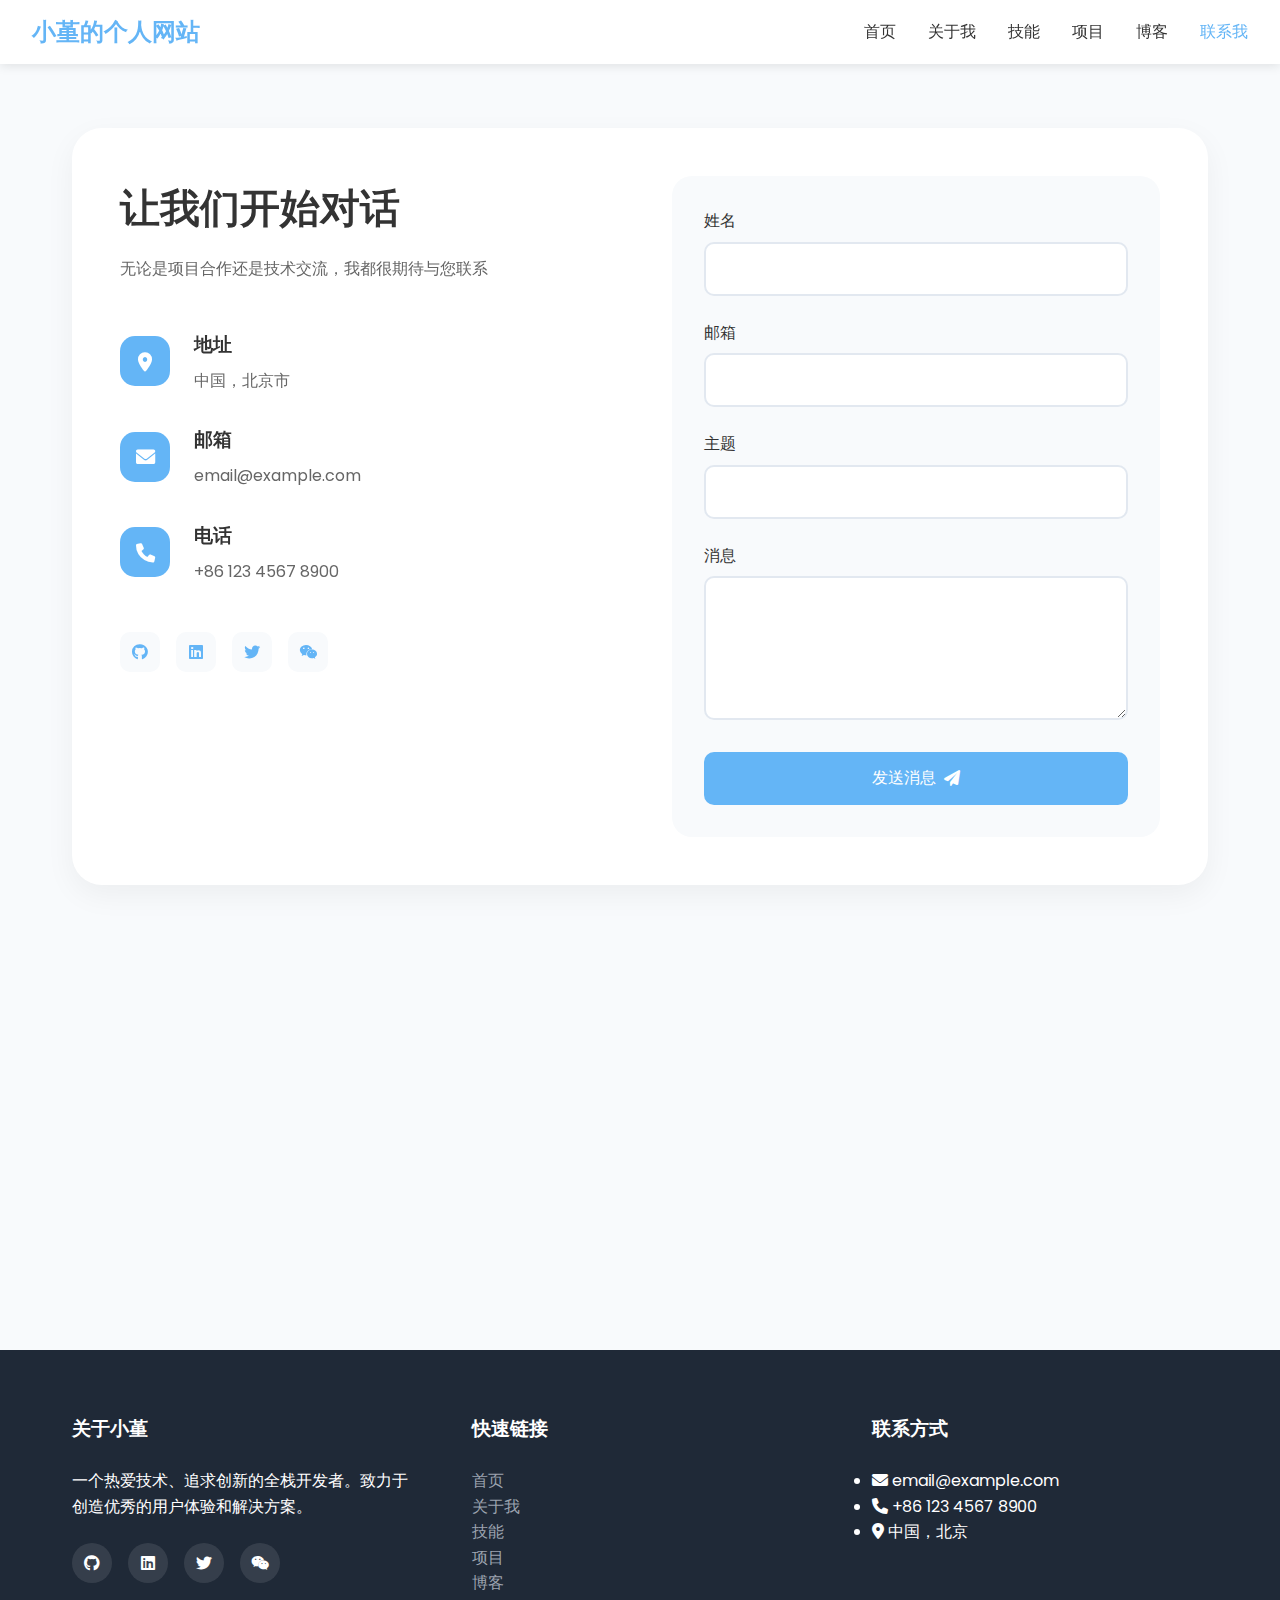
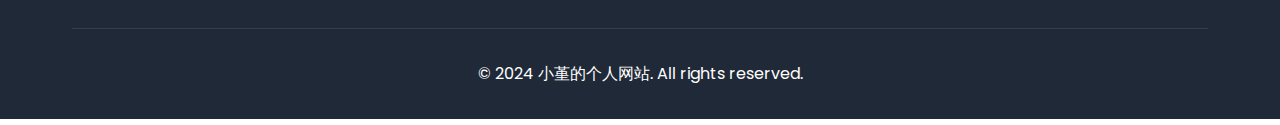
<file: contact.html>
<!DOCTYPE html>
<html lang="zh">

<head>
  <meta charset="UTF-8">
  <meta name="viewport" content="width=device-width, initial-scale=1.0">
  <title>联系我 - 小堇的个人网站</title>
  <link rel="stylesheet" href="css/style.css">
  <link rel="stylesheet" href="css/contact.css">
  <link rel="stylesheet" href="https://cdnjs.cloudflare.com/ajax/libs/font-awesome/6.0.0/css/all.min.css">
  <link href="https://fonts.googleapis.com/css2?family=Poppins:wght@300;400;500;600;700&display=swap" rel="stylesheet">
  <link href="https://unpkg.com/aos@2.3.1/dist/aos.css" rel="stylesheet">
  <script src="https://unpkg.com/aos@2.3.1/dist/aos.js"></script>
</head>

<body>
  <!-- 导航栏 -->
  <nav class="navbar">
    <div class="nav-brand">小堇的个人网站</div>
    <div class="nav-toggle">
      <i class="fas fa-bars"></i>
    </div>
    <ul class="nav-menu">
      <li><a href="index.html">首页</a></li>
      <li><a href="about.html">关于我</a></li>
      <li><a href="skills.html">技能</a></li>
      <li><a href="projects.html">项目</a></li>
      <li><a href="blog.html">博客</a></li>
      <li><a href="contact.html" class="active">联系我</a></li>
    </ul>
  </nav>

  <!-- 联系页面主体 -->
  <main class="contact-main">
    <div class="container">
      <div class="contact-wrapper">
        <!-- 左侧联系信息 -->
        <div class="contact-info" data-aos="fade-right">
          <h1>让我们开始对话</h1>
          <p class="subtitle">无论是项目合作还是技术交流，我都很期待与您联系</p>

          <div class="info-items">
            <div class="info-item">
              <div class="info-icon">
                <i class="fas fa-map-marker-alt"></i>
              </div>
              <div class="info-content">
                <h3>地址</h3>
                <p>中国，北京市</p>
              </div>
            </div>

            <div class="info-item">
              <div class="info-icon">
                <i class="fas fa-envelope"></i>
              </div>
              <div class="info-content">
                <h3>邮箱</h3>
                <p>email@example.com</p>
              </div>
            </div>

            <div class="info-item">
              <div class="info-icon">
                <i class="fas fa-phone"></i>
              </div>
              <div class="info-content">
                <h3>电话</h3>
                <p>+86 123 4567 8900</p>
              </div>
            </div>
          </div>

          <div class="social-links">
            <a href="#" class="social-link"><i class="fab fa-github"></i></a>
            <a href="#" class="social-link"><i class="fab fa-linkedin"></i></a>
            <a href="#" class="social-link"><i class="fab fa-twitter"></i></a>
            <a href="#" class="social-link"><i class="fab fa-weixin"></i></a>
          </div>
        </div>

        <!-- 右侧联系表单 -->
        <div class="contact-form" data-aos="fade-left">
          <form id="contactForm">
            <div class="form-group">
              <label for="name">姓名</label>
              <input type="text" id="name" name="name" required>
            </div>

            <div class="form-group">
              <label for="email">邮箱</label>
              <input type="email" id="email" name="email" required>
            </div>

            <div class="form-group">
              <label for="subject">主题</label>
              <input type="text" id="subject" name="subject" required>
            </div>

            <div class="form-group">
              <label for="message">消息</label>
              <textarea id="message" name="message" rows="6" required></textarea>
            </div>

            <button type="submit" class="submit-btn">
              发送消息
              <i class="fas fa-paper-plane"></i>
            </button>
          </form>
        </div>
      </div>

      <!-- 常见问题部分 -->
      <div class="faq-section" data-aos="fade-up">
        <h2>常见问题</h2>
        <div class="faq-grid">
          <div class="faq-item">
            <h3><i class="fas fa-question-circle"></i> 如何开始项目合作？</h3>
            <p>您可以通过上方的联系表单或直接发送邮件给我，描述您的项目需求，我会在24小时内回复您。</p>
          </div>
          <div class="faq-item">
            <h3><i class="fas fa-question-circle"></i> 接受远程工作吗？</h3>
            <p>是的，我可以进行远程工作。我有丰富的远程协作经验，可以灵活安排时间。</p>
          </div>
          <div class="faq-item">
            <h3><i class="fas fa-question-circle"></i> 如何获取技术支持？</h3>
            <p>您可以通过邮件或社交媒体与我联系，我会尽快为您解答技术问题。</p>
          </div>
        </div>
      </div>
    </div>
  </main>

  <!-- 页脚 -->
  <footer class="footer">
    <div class="container">
      <div class="footer-content">
        <div class="footer-section">
          <h3>关于小堇</h3>
          <p>一个热爱技术、追求创新的全栈开发者。致力于创造优秀的用户体验和解决方案。</p>
          <div class="footer-social">
            <a href="#" class="social-icon"><i class="fab fa-github"></i></a>
            <a href="#" class="social-icon"><i class="fab fa-linkedin"></i></a>
            <a href="#" class="social-icon"><i class="fab fa-twitter"></i></a>
            <a href="#" class="social-icon"><i class="fab fa-weixin"></i></a>
          </div>
        </div>
        <div class="footer-section">
          <h3>快速链接</h3>
          <ul class="footer-links">
            <li><a href="index.html">首页</a></li>
            <li><a href="about.html">关于我</a></li>
            <li><a href="skills.html">技能</a></li>
            <li><a href="projects.html">项目</a></li>
            <li><a href="blog.html">博客</a></li>
          </ul>
        </div>
        <div class="footer-section">
          <h3>联系方式</h3>
          <ul class="footer-contact">
            <li><i class="fas fa-envelope"></i> email@example.com</li>
            <li><i class="fas fa-phone"></i> +86 123 4567 8900</li>
            <li><i class="fas fa-map-marker-alt"></i> 中国，北京</li>
          </ul>
        </div>
      </div>
      <div class="footer-bottom">
        <p>&copy; 2024 小堇的个人网站. All rights reserved.</p>
      </div>
    </div>
  </footer>

  <script src="js/contact.js"></script>
</body>

</html>
</file>
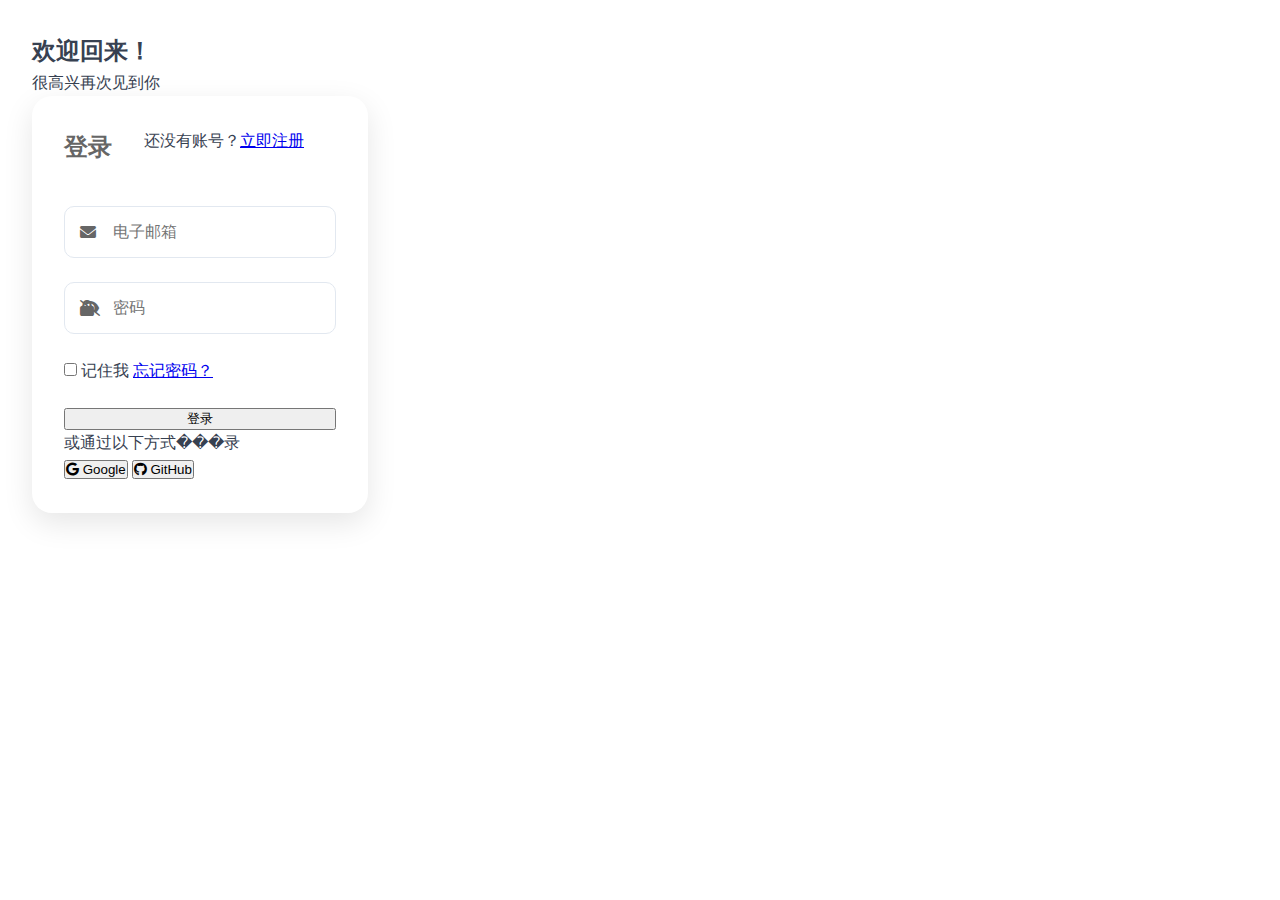
<file: login.html>
<!DOCTYPE html>
<html lang="zh">

<head>
  <meta charset="UTF-8">
  <meta name="viewport" content="width=device-width, initial-scale=1.0">
  <title>登录 - 小堇的个人网站</title>
  <link rel="stylesheet" href="css/style.css">
  <link rel="stylesheet" href="css/auth.css">
  <link rel="stylesheet" href="https://cdnjs.cloudflare.com/ajax/libs/font-awesome/6.0.0/css/all.min.css">
  <link href="https://fonts.googleapis.com/css2?family=Poppins:wght@300;400;500;600;700&display=swap" rel="stylesheet">
</head>

<body class="auth-page login-page">
  <div class="auth-container">
    <div class="auth-decoration">
      <div class="floating-shapes">
        <div class="shape shape-1"></div>
        <div class="shape shape-2"></div>
        <div class="shape shape-3"></div>
      </div>
      <div class="welcome-text">
        <h2>欢迎回来！</h2>
        <p>很高兴再次见到你</p>
      </div>
    </div>
    <div class="auth-box login-box">
      <div class="auth-header">
        <h2>登录</h2>
        <p>还没有账号？<a href="register.html">立即注册</a></p>
      </div>
      <form class="auth-form">
        <div class="form-group">
          <div class="input-group">
            <i class="fas fa-envelope"></i>
            <input type="email" placeholder="电子邮箱" required>
          </div>
        </div>
        <div class="form-group">
          <div class="input-group">
            <i class="fas fa-lock"></i>
            <input type="password" placeholder="密码" required>
            <i class="fas fa-eye-slash toggle-password"></i>
          </div>
        </div>
        <div class="form-options">
          <label class="checkbox-container">
            <input type="checkbox">
            <span class="checkmark"></span>
            记住我
          </label>
          <a href="#" class="forgot-password">忘记密码？</a>
        </div>
        <button type="submit" class="auth-button">登录</button>
      </form>
      <div class="social-auth">
        <p>或通过以下方式���录</p>
        <div class="social-buttons">
          <button class="social-button google">
            <i class="fab fa-google"></i>
            Google
          </button>
          <button class="social-button github">
            <i class="fab fa-github"></i>
            GitHub
          </button>
        </div>
      </div>
    </div>
  </div>

  <script src="js/auth.js"></script>
</body>

</html>
</file>
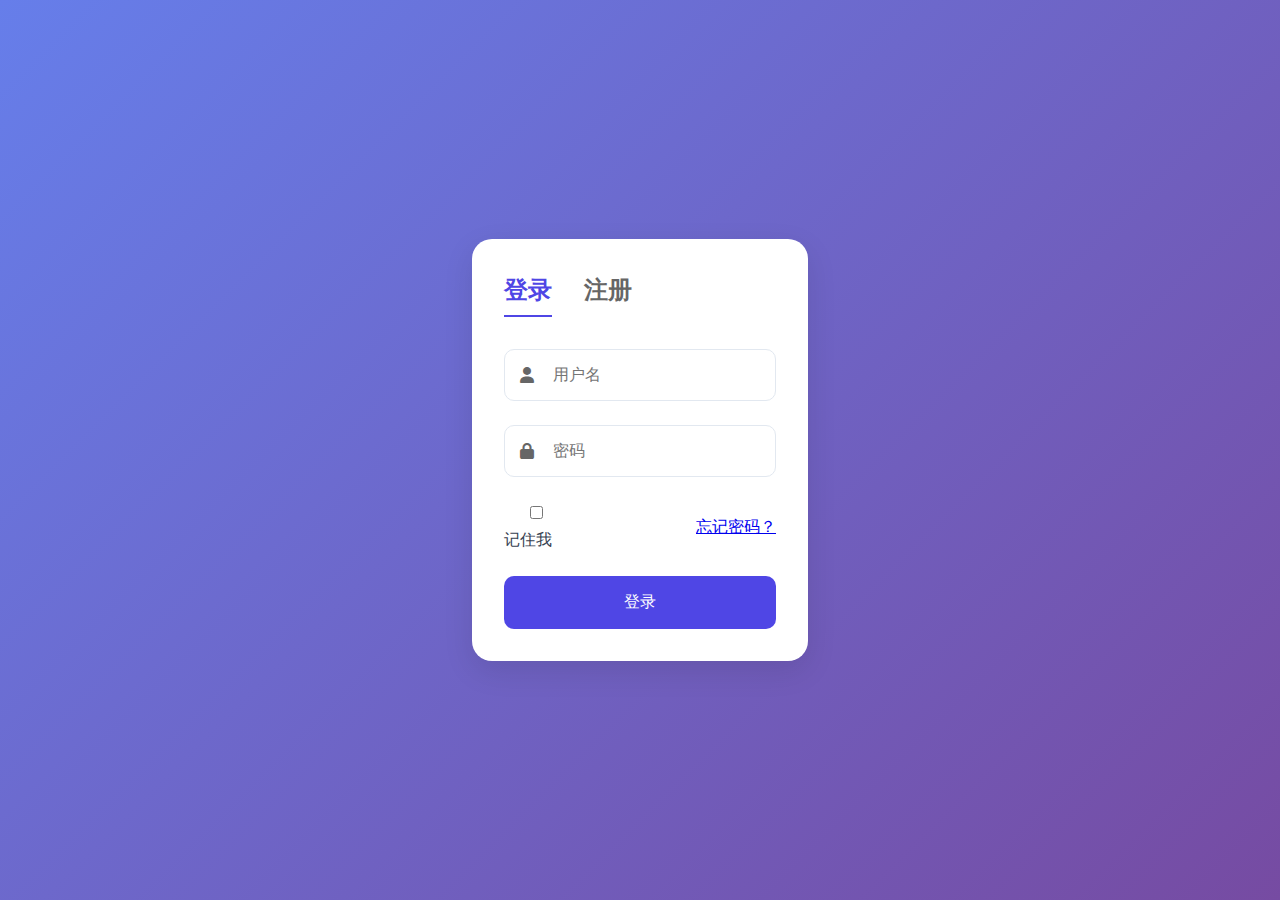
<file: register.html>
<!DOCTYPE html>
<html lang="zh">

<head>
  <meta charset="UTF-8">
  <meta name="viewport" content="width=device-width, initial-scale=1.0">
  <title>登录/注册 - 小堇的个人网站</title>
  <link rel="stylesheet" href="css/style.css">
  <link rel="stylesheet" href="css/auth.css">
  <link rel="stylesheet" href="https://cdnjs.cloudflare.com/ajax/libs/font-awesome/6.0.0/css/all.min.css">
</head>

<body class="auth-body">
  <div class="auth-container">
    <div class="auth-box">
      <div class="auth-header">
        <h2 class="active" id="loginTab">登录</h2>
        <h2 id="registerTab">注册</h2>
      </div>

      <!-- 登录表单 -->
      <form id="loginForm" class="auth-form">
        <div class="form-group">
          <i class="fas fa-user"></i>
          <input type="text" name="username" placeholder="用户名" required>
        </div>
        <div class="form-group">
          <i class="fas fa-lock"></i>
          <input type="password" name="password" placeholder="密码" required>
        </div>
        <div class="form-group remember-me">
          <label>
            <input type="checkbox" name="remember"> 记住我
          </label>
          <a href="#" class="forgot-password">忘记密码？</a>
        </div>
        <button type="submit" class="auth-btn">登录</button>
      </form>

      <!-- 注册表单 -->
      <form id="registerForm" class="auth-form" style="display: none;">
        <div class="form-group">
          <i class="fas fa-user"></i>
          <input type="text" name="username" placeholder="用户名" required>
        </div>
        <div class="form-group">
          <i class="fas fa-envelope"></i>
          <input type="email" name="email" placeholder="邮箱" required>
        </div>
        <div class="form-group">
          <i class="fas fa-lock"></i>
          <input type="password" name="password" placeholder="密码" required>
        </div>
        <div class="form-group">
          <i class="fas fa-lock"></i>
          <input type="password" name="confirm_password" placeholder="确认密码" required>
        </div>
        <button type="submit" class="auth-btn">注册</button>
      </form>
    </div>
  </div>

  <script src="js/auth.js"></script>
</body>

</html>
</file>
<file: css/style.css>
:root {
    --primary-color: #4f46e5;
    --secondary-color: #818cf8;
    --dark-color: #1f2937;
    --light-color: #f3f4f6;
    --text-color: #374151;
    --transition: all 0.3s ease;
}

/* 全局样式 */
* {
    margin: 0;
    padding: 0;
    box-sizing: border-box;
}

body {
    font-family: 'Poppins', sans-serif;
    line-height: 1.6;
    color: var(--text-color);
}

.container {
    max-width: 1200px;
    margin: 0 auto;
    padding: 0 2rem;
}

/* 导航栏基础样式 */
.navbar {
    position: fixed;
    top: 0;
    left: 0;
    width: 100%;
    background: white;
    padding: 0.8rem 2rem;
    box-shadow: 0 2px 10px rgba(0, 0, 0, 0.1);
    z-index: 1000;
    display: flex;
    justify-content: space-between;
    align-items: center;
}

.nav-left {
    display: flex;
    align-items: center;
    gap: 1rem;
}

.nav-toggle {
    display: none; /* 默认隐藏 */
    font-size: 1.5rem;
    cursor: pointer;
    color: var(--primary-color);
    background: none;
    border: none;
    padding: 0.5rem;
    transition: var(--transition);
    border-radius: 8px;
    z-index: 1001; /* 确保按钮在最上层 */
}

.nav-toggle:hover {
    background: var(--light-color);
}

.nav-toggle.active {
    background: var(--light-color);
}

.nav-brand {
    font-size: 1.5rem;
    font-weight: 600;
    color: var(--primary-color);
}

.nav-menu {
    display: flex;
    list-style: none;
    gap: 2rem;
    margin: 0;
    padding: 0;
}

.nav-menu a {
    text-decoration: none;
    color: var(--text-color);
    font-weight: 500;
    transition: var(--transition);
}

.nav-menu a:hover,
.nav-menu a.active {
    color: var(--primary-color);
}

/* 页脚样式 */
.footer {
    background: var(--dark-color);
    color: white;
    padding: 4rem 2rem 2rem;
}

.footer-content {
    display: grid;
    grid-template-columns: repeat(3, 1fr);
    gap: 4rem;
}

.footer-section h3 {
    margin-bottom: 1.5rem;
}

.footer-links {
    list-style: none;
}

.footer-links a {
    color: #9ca3af;
    text-decoration: none;
    transition: var(--transition);
}

.footer-links a:hover {
    color: white;
}

.footer-social {
    display: flex;
    gap: 1rem;
    margin-top: 1.5rem;
}

.social-icon {
    width: 40px;
    height: 40px;
    background: rgba(255, 255, 255, 0.1);
    border-radius: 50%;
    display: flex;
    align-items: center;
    justify-content: center;
    color: white;
    text-decoration: none;
    transition: var(--transition);
}

.social-icon:hover {
    background: var(--primary-color);
    transform: translateY(-3px);
}

.footer-bottom {
    text-align: center;
    padding-top: 2rem;
    margin-top: 2rem;
    border-top: 1px solid rgba(255, 255, 255, 0.1);
}

/* 响应式设计 */
@media (max-width: 768px) {
    .navbar {
        padding: 0.8rem 1rem;
    }

    .nav-toggle {
        display: flex !important;
        align-items: center;
        justify-content: center;
        width: 40px;
        height: 40px;
        border-radius: 8px;
        background: var(--light-color);
        position: relative; /* 添加定位 */
    }

    .nav-menu {
        position: fixed;
        top: 60px;
        left: 0;
        width: 100%;
        height: auto;
        max-height: calc(100vh - 60px);
        overflow-y: auto;
        background: white;
        padding: 1rem;
        flex-direction: column;
        align-items: center;
        gap: 0.5rem;
        transform: translateY(-100%);
        opacity: 0;
        visibility: hidden;
        transition: all 0.3s ease;
        box-shadow: 0 4px 6px rgba(0, 0, 0, 0.1);
        z-index: 1000; /* 确保菜单在适当层级 */
    }

    .nav-menu.active {
        transform: translateY(0) !important;
        opacity: 1 !important;
        visibility: visible !important;
    }

    .nav-menu li {
        width: 100%;
    }

    .nav-menu a {
        display: block;
        padding: 1rem;
        text-align: center;
        border-radius: 8px;
        font-size: 1.1rem;
        transition: all 0.3s ease;
    }

    .nav-menu a:hover,
    .nav-menu a.active {
        background: var(--light-color);
        color: var(--primary-color);
    }

    /* 防止页面滚动 */
    body.menu-open {
        overflow: hidden;
    }

    /* 添加背景遮罩 */
    .nav-backdrop {
        display: none;
        position: fixed;
        top: 60px;
        left: 0;
        width: 100%;
        height: calc(100vh - 60px);
        background: rgba(0, 0, 0, 0.5);
        opacity: 0;
        transition: opacity 0.3s ease;
    }

    .nav-backdrop.active {
        display: block;
        opacity: 1;
    }
}

/* 添加平滑滚动 */
html {
    scroll-behavior: smooth;
}

/* 优化表单在移动端的显示 */
@media (max-width: 480px) {
    input, textarea, button {
        font-size: 16px !important; /* 防止iOS缩放 */
    }

    .form-group {
        margin-bottom: 1rem;
    }
}

/* 动画效果 */
@keyframes slideIn {
    from {
        transform: translateY(-150%);
        opacity: 0;
    }
    to {
        transform: translateY(0);
        opacity: 1;
    }
}

@keyframes slideOut {
    from {
        transform: translateY(0);
        opacity: 1;
    }
    to {
        transform: translateY(-150%);
        opacity: 0;
    }
}

/* 确保这些样式优先级足够高 */
.nav-menu.active {
    transform: translateY(0) !important;
    opacity: 1 !important;
    visibility: visible !important;
}
</file>
<file: css/index.css>
/* 首页特定样式 */
.hero-section {
    min-height: 100vh;
    background: linear-gradient(135deg, #f6f8ff 0%, #e9f0ff 100%);
    padding: 8rem 2rem 4rem;
    display: flex;
    align-items: center;
}

.hero-content {
    max-width: 1200px;
    margin: 0 auto;
    display: grid;
    grid-template-columns: 1fr 1fr;
    gap: 4rem;
    align-items: center;
}

.hero-text h1 {
    font-size: 3.5rem;
    color: var(--text-color);
    margin-bottom: 1rem;
}

.hero-text .subtitle {
    font-size: 1.2rem;
    color: var(--primary-color);
    margin-bottom: 1.5rem;
}

.hero-text .description {
    color: #666;
    line-height: 1.8;
    margin-bottom: 2rem;
}

.hero-buttons {
    display: flex;
    gap: 1rem;
}

.primary-btn, .secondary-btn {
    padding: 1rem 2rem;
    border-radius: 30px;
    font-weight: 500;
    text-decoration: none;
    transition: var(--transition);
}

.primary-btn {
    background: var(--primary-color);
    color: white;
}

.secondary-btn {
    background: white;
    color: var(--primary-color);
    border: 2px solid var(--primary-color);
}

.hero-image img {
    width: 100%;
    border-radius: 30px;
    box-shadow: 0 20px 40px rgba(0, 0, 0, 0.1);
}

/* 关于部分样式 */
.about-section {
    padding: 6rem 2rem;
    background: white;
}

.section-title {
    text-align: center;
    font-size: 2.5rem;
    color: var(--text-color);
    margin-bottom: 3rem;
}

.about-content {
    display: grid;
    grid-template-columns: 1.5fr 1fr;
    gap: 4rem;
    align-items: center;
}

.about-points {
    list-style: none;
    margin-top: 2rem;
}

.about-points li {
    display: flex;
    align-items: center;
    gap: 1rem;
    margin-bottom: 1rem;
    color: #666;
}

.about-points i {
    color: var(--primary-color);
}

/* 技能部分样式 */
.skills-section {
    padding: 6rem 2rem;
    background: var(--light-bg);
}

.skill-category {
    background: white;
    padding: 2rem;
    border-radius: 20px;
    margin-bottom: 2rem;
    box-shadow: 0 10px 30px rgba(0, 0, 0, 0.05);
}

.skill-category h3 {
    display: flex;
    align-items: center;
    gap: 1rem;
    color: var(--text-color);
    margin-bottom: 2rem;
}

.skill-item {
    margin-bottom: 1.5rem;
}

.progress-bar {
    height: 8px;
    background: #e2e8f0;
    border-radius: 4px;
    margin-top: 0.5rem;
}

.progress {
    height: 100%;
    background: var(--primary-color);
    border-radius: 4px;
    transition: width 1s ease;
}

/* 时间线样式 */
.timeline {
    position: relative;
    max-width: 800px;
    margin: 0 auto;
    padding: 2rem 0;
}

.timeline::before {
    content: '';
    position: absolute;
    width: 2px;
    background: var(--primary-color);
    top: 0;
    bottom: 0;
    left: 50%;
    transform: translateX(-50%);
}

.timeline-item {
    padding: 2rem 0;
    position: relative;
    width: 50%;
}

.timeline-item:nth-child(odd) {
    left: 0;
    padding-right: 3rem;
}

.timeline-item:nth-child(even) {
    left: 50%;
    padding-left: 3rem;
}

/* 响应式设计 */
@media (max-width: 1024px) {
    .hero-content {
        grid-template-columns: 1fr;
        text-align: center;
    }

    .hero-buttons {
        justify-content: center;
    }

    .about-content {
        grid-template-columns: 1fr;
    }

    .timeline::before {
        left: 0;
    }

    .timeline-item {
        width: 100%;
        padding-left: 2rem !important;
    }

    .timeline-item:nth-child(even) {
        left: 0;
    }
}

@media (max-width: 768px) {
    .hero-text h1 {
        font-size: 2.5rem;
    }

    .section-title {
        font-size: 2rem;
    }
}
</file>
<file: css/game.css>

</file>
<file: css/about.css>
/* 全局样式 */
:root {
    --primary-gradient: linear-gradient(135deg, #667eea 0%, #764ba2 100%);
    --section-spacing: 6rem;
    --border-radius: 20px;
}

/* 头部样式 */
.about-header {
    min-height: 100vh;
    background: var(--primary-gradient);
    padding: 8rem 2rem 4rem;
    position: relative;
    overflow: hidden;
}

.header-content {
    max-width: 1200px;
    margin: 0 auto;
    display: grid;
    grid-template-columns: 1fr 1fr;
    gap: 4rem;
    align-items: center;
}

.header-text {
    color: white;
}

.header-text h1 {
    font-size: 3.5rem;
    margin-bottom: 1rem;
    line-height: 1.2;
}

.highlight {
    color: #ffd700;
}

.subtitle {
    font-size: 1.2rem;
    opacity: 0.9;
    margin-bottom: 2rem;
}

.header-stats {
    display: grid;
    grid-template-columns: repeat(3, 1fr);
    gap: 2rem;
    margin-top: 3rem;
}

.stat-item {
    text-align: center;
    padding: 1.5rem;
    background: rgba(255, 255, 255, 0.1);
    border-radius: var(--border-radius);
    backdrop-filter: blur(10px);
}

.stat-number {
    display: block;
    font-size: 2.5rem;
    font-weight: 700;
    margin-bottom: 0.5rem;
}

.stat-label {
    font-size: 0.9rem;
    opacity: 0.8;
}

.header-image {
    position: relative;
}

.image-container {
    position: relative;
    width: 400px;
    height: 400px;
    margin: 0 auto;
}

.image-container img {
    width: 100%;
    height: 100%;
    object-fit: cover;
    border-radius: var(--border-radius);
    position: relative;
    z-index: 2;
}

.image-decoration {
    position: absolute;
    top: -20px;
    right: -20px;
    bottom: -20px;
    left: -20px;
    border: 2px solid rgba(255, 255, 255, 0.2);
    border-radius: var(--border-radius);
    z-index: 1;
}

.scroll-indicator {
    position: absolute;
    bottom: 2rem;
    left: 50%;
    transform: translateX(-50%);
    color: white;
    text-align: center;
    animation: bounce 2s infinite;
}

.scroll-indicator i {
    display: block;
    margin-top: 0.5rem;
    font-size: 1.5rem;
}

/* 故事部分 */
.story-section {
    padding: var(--section-spacing) 2rem;
}

.section-title {
    text-align: center;
    font-size: 2.5rem;
    margin-bottom: 4rem;
    color: var(--text-color);
    position: relative;
}

.section-title::after {
    content: '';
    position: absolute;
    bottom: -1rem;
    left: 50%;
    transform: translateX(-50%);
    width: 60px;
    height: 3px;
    background: var(--primary-color);
}

.story-grid {
    display: grid;
    grid-template-columns: 2fr 1fr;
    gap: 4rem;
    max-width: 1200px;
    margin: 0 auto;
}

.story-text p {
    font-size: 1.1rem;
    line-height: 1.8;
    margin-bottom: 1.5rem;
    color: #4b5563;
}

.story-quote {
    display: flex;
    align-items: center;
}

.story-quote blockquote {
    font-size: 1.5rem;
    font-style: italic;
    color: var(--primary-color);
    position: relative;
    padding: 2rem;
    border-left: 4px solid var(--primary-color);
    background: #f8f9fa;
    border-radius: 10px;
}

/* 技能部分 */
.skills-section {
    padding: var(--section-spacing) 2rem;
    background: #f9fafb;
}

.skills-grid {
    display: grid;
    grid-template-columns: repeat(3, 1fr);
    gap: 2rem;
    max-width: 1200px;
    margin: 0 auto;
}

.skill-category {
    background: white;
    padding: 2rem;
    border-radius: var(--border-radius);
    box-shadow: 0 10px 30px rgba(0, 0, 0, 0.1);
    transition: transform 0.3s ease;
}

.skill-category:hover {
    transform: translateY(-10px);
}

.skill-header {
    display: flex;
    align-items: center;
    margin-bottom: 2rem;
}

.skill-header i {
    font-size: 2rem;
    color: var(--primary-color);
    margin-right: 1rem;
}

.skill-meter {
    height: 6px;
    background: #e5e7eb;
    border-radius: 3px;
    margin: 1.5rem 0;
    overflow: hidden;
}

.meter-fill {
    height: 100%;
    background: var(--primary-color);
    transition: width 1.5s ease;
}

.skill-list {
    list-style: none;
    padding: 0;
}

.skill-list li {
    display: flex;
    align-items: center;
    margin: 0.8rem 0;
    color: #4b5563;
}

.skill-list i {
    color: var(--primary-color);
    margin-right: 0.5rem;
}

/* 职业历程 */
.journey-section {
    padding: var(--section-spacing) 2rem;
}

.journey-timeline {
    max-width: 800px;
    margin: 0 auto;
    position: relative;
}

.journey-item {
    display: grid;
    grid-template-columns: 200px 1fr;
    gap: 2rem;
    margin-bottom: 3rem;
}

.journey-date {
    text-align: right;
    font-weight: 600;
    color: var(--primary-color);
    padding-top: 0.5rem;
}

.journey-content {
    position: relative;
    padding: 2rem;
    background: white;
    border-radius: var(--border-radius);
    box-shadow: 0 5px 15px rgba(0, 0, 0, 0.1);
}

.journey-content::before {
    content: '';
    position: absolute;
    left: -10px;
    top: 20px;
    width: 20px;
    height: 20px;
    background: var(--primary-color);
    border-radius: 50%;
}

.journey-tags {
    display: flex;
    gap: 1rem;
    margin-top: 1rem;
}

.journey-tags span {
    padding: 0.5rem 1rem;
    background: #f3f4f6;
    border-radius: 20px;
    font-size: 0.9rem;
    color: #4b5563;
}

/* 兴趣爱好 */
.interests-section {
    padding: var(--section-spacing) 2rem;
    background: #f9fafb;
}

.interests-grid {
    display: grid;
    grid-template-columns: repeat(4, 1fr);
    gap: 2rem;
    max-width: 1200px;
    margin: 0 auto;
}

.interest-card {
    text-align: center;
    padding: 2rem;
    background: white;
    border-radius: var(--border-radius);
    box-shadow: 0 5px 15px rgba(0, 0, 0, 0.1);
    transition: all 0.3s ease;
}

.interest-card:hover {
    transform: translateY(-10px);
    background: var(--primary-gradient);
    color: white;
}

.interest-card i {
    font-size: 2.5rem;
    color: var(--primary-color);
    margin-bottom: 1rem;
    transition: all 0.3s ease;
}

.interest-card:hover i {
    color: white;
    transform: scale(1.2);
}

.interest-card p {
    margin-top: 0.5rem;
    color: #6b7280;
    font-size: 0.9rem;
}

.interest-card:hover p {
    color: rgba(255, 255, 255, 0.8);
}

/* 动画 */
@keyframes bounce {
    0%, 20%, 50%, 80%, 100% {
        transform: translateY(0);
    }
    40% {
        transform: translateY(-30px);
    }
    60% {
        transform: translateY(-15px);
    }
}

/* 响应式设计 */
@media (max-width: 1024px) {
    .header-content {
        grid-template-columns: 1fr;
        text-align: center;
    }

    .header-stats {
        justify-content: center;
    }

    .skills-grid {
        grid-template-columns: repeat(2, 1fr);
    }

    .interests-grid {
        grid-template-columns: repeat(2, 1fr);
    }
}

@media (max-width: 768px) {
    .story-grid {
        grid-template-columns: 1fr;
    }

    .journey-item {
        grid-template-columns: 1fr;
        text-align: left;
    }

    .journey-date {
        text-align: left;
        margin-bottom: -1rem;
    }

    .skills-grid {
        grid-template-columns: 1fr;
    }

    .header-text h1 {
        font-size: 2.5rem;
    }

    .image-container {
        width: 300px;
        height: 300px;
    }
}

/* 成就部分样式 */
.achievements-grid {
    display: grid;
    grid-template-columns: repeat(auto-fit, minmax(250px, 1fr));
    gap: 2rem;
    margin-top: 3rem;
}

.achievement-card {
    background: white;
    border-radius: 20px;
    padding: 2rem;
    text-align: center;
    box-shadow: var(--card-shadow);
    transition: var(--transition);
}

.achievement-card:hover {
    transform: translateY(-10px);
}

.achievement-icon {
    width: 80px;
    height: 80px;
    background: var(--primary-gradient);
    border-radius: 50%;
    display: flex;
    align-items: center;
    justify-content: center;
    margin: 0 auto 1.5rem;
}

.achievement-icon i {
    font-size: 2.5rem;
    color: white;
}

/* 教育时间线样式 */
.education-timeline {
    max-width: 800px;
    margin: 3rem auto 0;
    position: relative;
}

.education-timeline::before {
    content: '';
    position: absolute;
    left: 50%;
    transform: translateX(-50%);
    width: 2px;
    height: 100%;
    background: var(--primary-gradient);
}

.timeline-item {
    margin-bottom: 3rem;
    position: relative;
}

.timeline-dot {
    width: 20px;
    height: 20px;
    background: var(--primary-gradient);
    border-radius: 50%;
    position: absolute;
    left: 50%;
    transform: translateX(-50%);
}

.timeline-content {
    width: calc(50% - 50px);
    padding: 2rem;
    background: white;
    border-radius: 20px;
    box-shadow: var(--card-shadow);
}

.timeline-item:nth-child(odd) .timeline-content {
    margin-left: auto;
}

.timeline-date {
    color: var(--primary-color);
    font-weight: 600;
    margin: 0.5rem 0;
}

.timeline-school {
    font-size: 1.1rem;
    color: #4b5563;
    margin-bottom: 1rem;
}

.timeline-details {
    list-style: none;
    padding: 0;
}

.timeline-details li {
    margin: 0.5rem 0;
    color: #6b7280;
    display: flex;
    align-items: center;
}

.timeline-details li::before {
    content: '•';
    color: var(--primary-color);
    margin-right: 0.5rem;
}

/* 兴趣爱好部分样式 */
.interests-grid {
    display: grid;
    grid-template-columns: repeat(auto-fit, minmax(300px, 1fr));
    gap: 2rem;
    margin-top: 3rem;
}

.interest-card {
    background: white;
    border-radius: 20px;
    padding: 2rem;
    box-shadow: var(--card-shadow);
    transition: var(--transition);
}

.interest-card:hover {
    transform: translateY(-10px);
}

.interest-icon {
    width: 60px;
    height: 60px;
    background: var(--primary-gradient);
    border-radius: 50%;
    display: flex;
    align-items: center;
    justify-content: center;
    margin-bottom: 1.5rem;
}

.interest-icon i {
    font-size: 1.8rem;
    color: white;
}

.interest-gallery {
    display: grid;
    grid-template-columns: repeat(2, 1fr);
    gap: 1.5rem;
    margin-top: 1.5rem;
}

.interest-gallery img {
    width: 100%;
    height: 250px;
    object-fit: cover;
    border-radius: 12px;
    transition: transform 0.3s ease, box-shadow 0.3s ease;
    box-shadow: 0 4px 15px rgba(0, 0, 0, 0.1);
}

.interest-gallery img:hover {
    transform: translateY(-5px);
    box-shadow: 0 8px 20px rgba(0, 0, 0, 0.15);
}

.reading-list {
    margin-top: 1.5rem;
    padding: 1rem;
    background: #f3f4f6;
    border-radius: 10px;
}

.reading-list ul {
    list-style: none;
    padding: 0;
    margin-top: 0.5rem;
}

.reading-list li {
    margin: 0.5rem 0;
    color: #4b5563;
}

/* 响应式设计 */
@media (max-width: 768px) {
    .education-timeline::before {
        left: 0;
    }

    .timeline-dot {
        left: 0;
    }

    .timeline-content {
        width: calc(100% - 30px);
        margin-left: 30px !important;
    }

    .interests-grid {
        grid-template-columns: 1fr;
    }
}
</file>
<file: css/ai-chat.css>
.chat-container {
    padding: 80px 20px 20px;
    max-width: 1000px;
    margin: 0 auto;
    min-height: calc(100vh - 60px - 400px);
    margin-bottom: 2rem;
}

.chat-header {
    text-align: center;
    margin-bottom: 2rem;
}

.chat-header h1 {
    color: var(--primary-color);
    margin-bottom: 0.5rem;
}

.chat-box {
    background: white;
    border-radius: 20px;
    box-shadow: 0 4px 20px rgba(0, 0, 0, 0.1);
    overflow: hidden;
    display: flex;
    flex-direction: column;
    height: calc(70vh - 50px);
}

.chat-messages {
    flex: 1;
    overflow-y: auto;
    padding: 20px;
}

.message {
    margin-bottom: 20px;
    display: flex;
    flex-direction: column;
}

.message.user {
    align-items: flex-end;
}

.message.assistant {
    align-items: flex-start;
}

.message-content {
    max-width: 80%;
    padding: 12px 16px;
    border-radius: 15px;
    font-size: 0.95rem;
    line-height: 1.5;
    white-space: pre-wrap;
    word-break: break-word;
}

.user .message-content {
    background: var(--primary-color);
    color: white;
    border-radius: 15px 15px 0 15px;
}

.assistant .message-content {
    background: #f0f2f5;
    color: var(--text-color);
    border-radius: 15px 15px 15px 0;
}

.chat-input {
    padding: 20px;
    background: white;
    border-top: 1px solid #eee;
    display: flex;
    gap: 10px;
}

.chat-input textarea {
    flex: 1;
    padding: 12px;
    border: 1px solid #ddd;
    border-radius: 10px;
    resize: none;
    font-size: 0.95rem;
    font-family: inherit;
    outline: none;
    transition: border-color 0.3s;
}

.chat-input textarea:focus {
    border-color: var(--primary-color);
}

.chat-input button {
    width: 50px;
    height: 50px;
    border: none;
    border-radius: 10px;
    background: var(--primary-color);
    color: white;
    cursor: pointer;
    transition: background 0.3s;
}

.chat-input button:hover {
    background: var(--secondary-color);
}

/* 响应式设计 */
@media (max-width: 768px) {
    .message-content {
        max-width: 85%;
    }
} 

/* 输入框焦点状态 */
.chat-input.focused {
    border-color: var(--primary-color);
    box-shadow: 0 0 0 2px rgba(79, 70, 229, 0.1);
}

/* 发送按钮禁用状态 */
.chat-input button:disabled {
    background: #ccc;
    cursor: not-allowed;
}

/* 加载动画 */
.message.assistant .message-content.loading {
    display: flex;
    align-items: center;
    gap: 4px;
}

.message.assistant .message-content.loading::after {
    content: '...';
    animation: loading 1.5s infinite;
}

@keyframes loading {
    0% { content: '.'; }
    33% { content: '..'; }
    66% { content: '...'; }
}

/* 添加滚动条样式 */
.chat-messages::-webkit-scrollbar {
    width: 6px;
}

.chat-messages::-webkit-scrollbar-track {
    background: #f1f1f1;
}

.chat-messages::-webkit-scrollbar-thumb {
    background: #888;
    border-radius: 3px;
}

.chat-messages::-webkit-scrollbar-thumb:hover {
    background: #555;
}

/* 添加代码块样式 */
.code-block {
    background: #1e1e1e;
    color: #d4d4d4;
    padding: 1rem;
    border-radius: 8px;
    margin: 0.5rem 0;
    overflow-x: auto;
    font-family: 'Consolas', 'Monaco', monospace;
    white-space: pre-wrap;
    word-break: break-all;
}

/* 确保代码块在消息气泡内正确显示 */
.message.assistant .message-content .code-block {
    background: #2d2d2d;
    border: 1px solid #3d3d3d;
}

.message.user .message-content .code-block {
    background: #1a365d;
    border: 1px solid #2a4365;
    color: #e2e8f0;
}

/* 添加打字动画相关样式 */
.message-content.typing::after {
    content: '▋';
    animation: blink 1s infinite;
    margin-left: 2px;
}

@keyframes blink {
    0%, 100% { opacity: 1; }
    50% { opacity: 0; }
}

/* 代码文件路径样式 */
.code-file-path {
    font-family: monospace;
    color: #888;
    font-size: 0.9em;
    margin-bottom: 0.5rem;
    padding: 0.3rem 0;
    border-bottom: 1px solid #444;
}

/* 工具栏样式 */
.chat-toolbar {
    padding: 10px 20px;
    background: #f8f9fa;
    border-bottom: 1px solid #eee;
    display: flex;
    gap: 10px;
}

.toolbar-btn {
    padding: 8px 16px;
    background: white;
    border: 1px solid #ddd;
    border-radius: 8px;
    color: var(--text-color);
    cursor: pointer;
    display: flex;
    align-items: center;
    gap: 6px;
    transition: all 0.3s ease;
}

.toolbar-btn:hover {
    background: var(--primary-color);
    color: white;
    border-color: var(--primary-color);
}

.toolbar-btn i {
    font-size: 0.9em;
}
</file>
<file: css/blog.css>
:root {
    --primary-color: #4f46e5;
    --secondary-color: #818cf8;
    --dark-color: #1f2937;
    --light-color: #f3f4f6;
    --text-color: #374151;
    --transition: all 0.3s ease;
}

/* 博客头部样式 */
.blog-header {
    background: linear-gradient(135deg, #667eea 0%, #764ba2 100%);
    padding: 8rem 2rem 4rem;
    color: white;
    text-align: center;
}

.header-content h1 {
    font-size: 3.5rem;
    margin-bottom: 1rem;
}

.search-bar {
    max-width: 600px;
    margin: 2rem auto 0;
    display: flex;
    gap: 0.5rem;
}

.search-bar input {
    flex: 1;
    padding: 1rem;
    border: none;
    border-radius: 30px;
    font-size: 1rem;
}

.search-bar button {
    background: var(--primary-color);
    color: white;
    border: none;
    padding: 0 2rem;
    border-radius: 30px;
    cursor: pointer;
    transition: var(--transition);
}

/* 博客内容布局 */
.blog-content {
    padding: 4rem 2rem;
    background: var(--light-color);
}

.content-wrapper {
    max-width: 1200px;
    margin: 0 auto;
    display: grid;
    grid-template-columns: 2fr 1fr;
    gap: 2rem;
}

/* 特色文章样式 */
.featured-article {
    background: white;
    border-radius: 20px;
    padding: 2rem;
    margin-bottom: 2rem;
    display: grid;
    grid-template-columns: auto 1fr;
    gap: 2rem;
    box-shadow: 0 4px 20px rgba(0, 0, 0, 0.1);
}

.article-icon {
    width: 80px;
    height: 80px;
    background: var(--primary-color);
    border-radius: 20px;
    display: flex;
    align-items: center;
    justify-content: center;
    color: white;
    font-size: 2rem;
}

.article-meta {
    display: flex;
    gap: 1rem;
    color: #6b7280;
    font-size: 0.9rem;
    margin-bottom: 1rem;
}

.article-meta span {
    display: flex;
    align-items: center;
    gap: 0.5rem;
}

/* 文章网格 */
.articles-grid {
    display: grid;
    grid-template-columns: repeat(auto-fit, minmax(300px, 1fr));
    gap: 2rem;
}

.article-card {
    background: white;
    border-radius: 20px;
    padding: 2rem;
    box-shadow: 0 4px 20px rgba(0, 0, 0, 0.1);
    transition: var(--transition);
}

.article-card:hover {
    transform: translateY(-5px);
}

.article-tags {
    display: flex;
    flex-wrap: wrap;
    gap: 0.5rem;
    margin-top: 1rem;
}

.article-tags span {
    background: var(--light-color);
    padding: 0.3rem 0.8rem;
    border-radius: 15px;
    font-size: 0.9rem;
    color: var(--primary-color);
}

.read-more {
    display: inline-flex;
    align-items: center;
    gap: 0.5rem;
    color: var(--primary-color);
    text-decoration: none;
    margin-top: 1rem;
    font-weight: 500;
    transition: var(--transition);
}

.read-more:hover {
    gap: 1rem;
}

/* 侧边栏样式 */
.blog-sidebar {
    position: sticky;
    top: 2rem;
}

.sidebar-widget {
    background: white;
    border-radius: 20px;
    padding: 2rem;
    margin-bottom: 2rem;
    box-shadow: 0 4px 20px rgba(0, 0, 0, 0.1);
}

.sidebar-widget h3 {
    margin-bottom: 1.5rem;
    padding-bottom: 1rem;
    border-bottom: 2px solid var(--light-color);
}

.categories ul {
    list-style: none;
    padding: 0;
}

.categories li {
    margin-bottom: 1rem;
}

.categories a {
    display: flex;
    justify-content: space-between;
    color: var(--text-color);
    text-decoration: none;
    transition: var(--transition);
}

.categories a:hover {
    color: var(--primary-color);
}

.tag-cloud {
    display: flex;
    flex-wrap: wrap;
    gap: 0.5rem;
}

.tag-item {
    background: var(--light-color);
    padding: 0.5rem 1rem;
    border-radius: 15px;
    color: var(--text-color);
    text-decoration: none;
    transition: var(--transition);
}

.tag-item:hover {
    background: var(--primary-color);
    color: white;
}

/* 页样式 */
.pagination {
    display: flex;
    justify-content: center;
    gap: 0.5rem;
    margin-top: 3rem;
}

.page-btn {
    width: 40px;
    height: 40px;
    display: flex;
    align-items: center;
    justify-content: center;
    border-radius: 10px;
    background: white;
    color: var(--text-color);
    text-decoration: none;
    transition: var(--transition);
}

.page-btn.active,
.page-btn:hover {
    background: var(--primary-color);
    color: white;
}

/* 响应式设计 */
@media (max-width: 1024px) {
    .content-wrapper {
        grid-template-columns: 1fr;
    }

    .blog-sidebar {
        position: static;
    }
}

@media (max-width: 768px) {
    .blog-header h1 {
        font-size: 2.5rem;
    }

    .featured-article {
        grid-template-columns: 1fr;
    }

    .article-icon {
        margin: 0 auto;
    }

    .articles-grid {
        grid-template-columns: 1fr;
    }
}

/* 热门文章样式 */
.popular-post-item {
    display: flex;
    align-items: center;
    gap: 1rem;
    padding: 1rem 0;
    border-bottom: 1px solid var(--light-color);
}

.popular-post-item:last-child {
    border-bottom: none;
}

.post-icon {
    width: 50px;
    height: 50px;
    background: var(--primary-color);
    border-radius: 12px;
    display: flex;
    align-items: center;
    justify-content: center;
    color: white;
    font-size: 1.2rem;
}

.post-info h4 {
    margin: 0 0 0.5rem;
    font-size: 1rem;
    color: var(--dark-color);
}

.post-info span {
    font-size: 0.9rem;
    color: #6b7280;
    display: flex;
    align-items: center;
    gap: 0.5rem;
}

/* 文章卡片内容样式优化 */
.article-card h3 {
    font-size: 1.3rem;
    margin: 1rem 0;
    color: var(--dark-color);
    line-height: 1.4;
}

.article-card p {
    color: #6b7280;
    line-height: 1.6;
    margin-bottom: 1rem;
}

/* 添加文章卡片阴影动画 */
.article-card {
    transition: all 0.3s ease;
}

.article-card:hover {
    transform: translateY(-5px);
    box-shadow: 0 8px 30px rgba(0, 0, 0, 0.15);
}
</file>
<file: css/contact.css>
:root {
    --primary-color: #64b5f6;
    --secondary-color: #90caf9;
    --accent-color: #42a5f5;
    --text-color: #333;
    --light-bg: #f8fafc;
    --transition: all 0.3s ease;
}

/* 主体样式 */
.contact-main {
    background: var(--light-bg);
    padding: 8rem 2rem 4rem;
    min-height: 100vh;
}

.contact-wrapper {
    max-width: 1200px;
    margin: 0 auto;
    display: grid;
    grid-template-columns: 1fr 1fr;
    gap: 4rem;
    background: white;
    border-radius: 30px;
    padding: 3rem;
    box-shadow: 0 10px 30px rgba(0, 0, 0, 0.05);
}

/* 联系信息样式 */
.contact-info {
    padding-right: 2rem;
}

.contact-info h1 {
    font-size: 2.5rem;
    color: var(--text-color);
    margin-bottom: 1rem;
}

.subtitle {
    color: #666;
    margin-bottom: 3rem;
    line-height: 1.6;
}

.info-items {
    display: flex;
    flex-direction: column;
    gap: 2rem;
    margin-bottom: 3rem;
}

.info-item {
    display: flex;
    align-items: center;
    gap: 1.5rem;
}

.info-icon {
    width: 50px;
    height: 50px;
    background: var(--primary-color);
    border-radius: 15px;
    display: flex;
    align-items: center;
    justify-content: center;
    color: white;
    font-size: 1.2rem;
}

.info-content h3 {
    color: var(--text-color);
    margin-bottom: 0.5rem;
}

.info-content p {
    color: #666;
}

.social-links {
    display: flex;
    gap: 1rem;
}

.social-link {
    width: 40px;
    height: 40px;
    background: var(--light-bg);
    border-radius: 10px;
    display: flex;
    align-items: center;
    justify-content: center;
    color: var(--primary-color);
    text-decoration: none;
    transition: var(--transition);
}

.social-link:hover {
    background: var(--primary-color);
    color: white;
    transform: translateY(-3px);
}

/* 表单样式 */
.contact-form {
    background: var(--light-bg);
    padding: 2rem;
    border-radius: 20px;
}

.form-group {
    margin-bottom: 1.5rem;
}

.form-group label {
    display: block;
    margin-bottom: 0.5rem;
    color: var(--text-color);
    font-weight: 500;
}

.form-group input,
.form-group textarea {
    width: 100%;
    padding: 1rem;
    border: 2px solid #e2e8f0;
    border-radius: 10px;
    font-size: 1rem;
    transition: var(--transition);
}

.form-group input:focus,
.form-group textarea:focus {
    outline: none;
    border-color: var(--primary-color);
    box-shadow: 0 0 0 3px rgba(100, 181, 246, 0.2);
}

.submit-btn {
    width: 100%;
    padding: 1rem;
    background: var(--primary-color);
    color: white;
    border: none;
    border-radius: 10px;
    font-size: 1rem;
    font-weight: 500;
    display: flex;
    align-items: center;
    justify-content: center;
    gap: 0.5rem;
    cursor: pointer;
    transition: var(--transition);
}

.submit-btn:hover {
    background: var(--accent-color);
    transform: translateY(-2px);
}

/* FAQ部分样式 */
.faq-section {
    max-width: 1200px;
    margin: 4rem auto 0;
    padding: 2rem;
}

.faq-section h2 {
    text-align: center;
    color: var(--text-color);
    margin-bottom: 3rem;
}

.faq-grid {
    display: grid;
    grid-template-columns: repeat(auto-fit, minmax(300px, 1fr));
    gap: 2rem;
}

.faq-item {
    background: white;
    padding: 2rem;
    border-radius: 20px;
    box-shadow: 0 4px 20px rgba(0, 0, 0, 0.05);
}

.faq-item h3 {
    display: flex;
    align-items: center;
    gap: 0.5rem;
    color: var(--text-color);
    margin-bottom: 1rem;
}

.faq-item h3 i {
    color: var(--primary-color);
}

.faq-item p {
    color: #666;
    line-height: 1.6;
}

/* 响应式设计 */
@media (max-width: 1024px) {
    .contact-wrapper {
        grid-template-columns: 1fr;
        gap: 2rem;
    }

    .contact-info {
        padding-right: 0;
        text-align: center;
    }

    .info-items {
        align-items: center;
    }

    .social-links {
        justify-content: center;
    }
}

@media (max-width: 768px) {
    .contact-main {
        padding: 6rem 1rem 2rem;
    }

    .contact-wrapper {
        padding: 2rem;
    }

    .contact-info h1 {
        font-size: 2rem;
    }

    .faq-grid {
        grid-template-columns: 1fr;
    }
}
</file>
<file: css/auth.css>
.auth-body {
    background: linear-gradient(135deg, #667eea 0%, #764ba2 100%);
    min-height: 100vh;
    display: flex;
    align-items: center;
    justify-content: center;
}

.auth-container {
    width: 100%;
    max-width: 400px;
    padding: 2rem;
}

.auth-box {
    background: white;
    border-radius: 20px;
    padding: 2rem;
    box-shadow: 0 10px 30px rgba(0, 0, 0, 0.1);
}

.auth-header {
    display: flex;
    gap: 2rem;
    margin-bottom: 2rem;
}

.auth-header h2 {
    cursor: pointer;
    color: #666;
    position: relative;
    padding-bottom: 0.5rem;
}

.auth-header h2.active {
    color: var(--primary-color);
}

.auth-header h2.active::after {
    content: '';
    position: absolute;
    bottom: 0;
    left: 0;
    width: 100%;
    height: 2px;
    background: var(--primary-color);
}

.auth-form {
    display: flex;
    flex-direction: column;
    gap: 1.5rem;
}

.form-group {
    position: relative;
}

.form-group i {
    position: absolute;
    left: 1rem;
    top: 50%;
    transform: translateY(-50%);
    color: #666;
}

.form-group input {
    width: 100%;
    padding: 1rem 1rem 1rem 3rem;
    border: 1px solid #e2e8f0;
    border-radius: 10px;
    font-size: 1rem;
    transition: var(--transition);
}

.form-group input:focus {
    outline: none;
    border-color: var(--primary-color);
    box-shadow: 0 0 0 3px rgba(99, 102, 241, 0.1);
}

.remember-me {
    display: flex;
    justify-content: space-between;
    align-items: center;
}

.auth-btn {
    background: var(--primary-color);
    color: white;
    border: none;
    padding: 1rem;
    border-radius: 10px;
    font-size: 1rem;
    cursor: pointer;
    transition: var(--transition);
}

.auth-btn:hover {
    background: var(--secondary-color);
}

/* 响应式设计 */
@media (max-width: 480px) {
    .auth-container {
        padding: 1rem;
    }

    .auth-box {
        padding: 1.5rem;
    }

    .auth-header {
        gap: 1rem;
    }

    .auth-header h2 {
        font-size: 1.2rem;
    }
}
</file>
